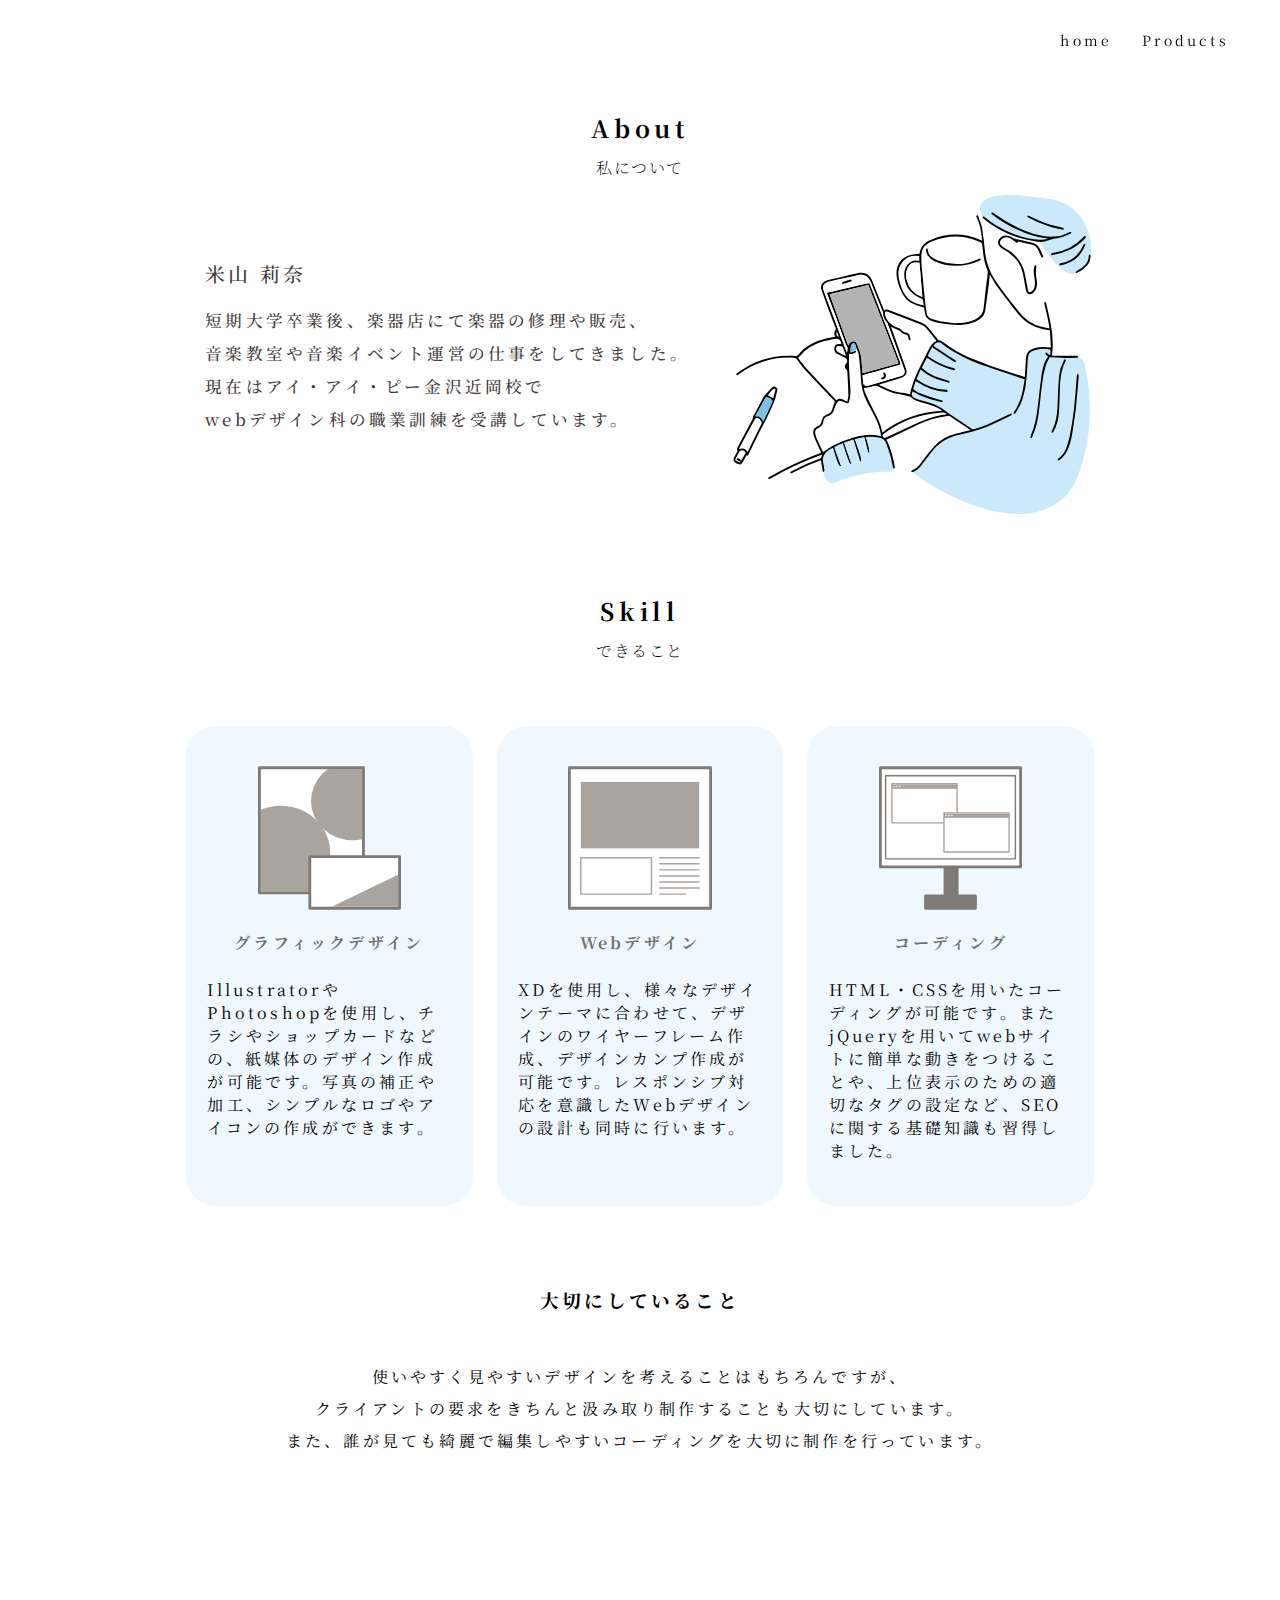
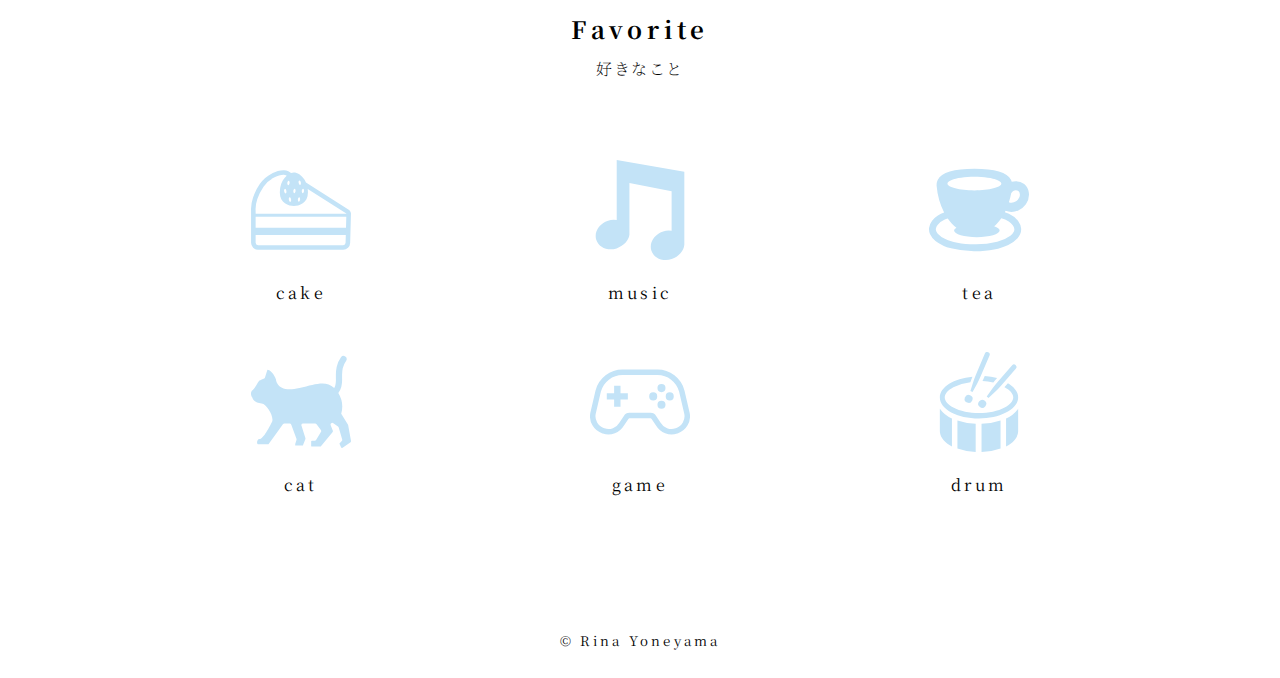
<file: about.html>
<!DOCTYPE html>
<html lang="ja">

<head>
    <meta charset="UTF-8">
    <meta name="viewport" content="width=device-width, initial-scale=1.0">
    <link rel="stylesheet" href="css/about.css">
    <link rel="preconnect" href="https://fonts.gstatic.com" crossorigin>
    <link href="https://fonts.googleapis.com/css2?family=Noto+Serif+JP:wght@200;300;400;500;600&display=swap" rel="stylesheet">
    <title>portfolio</title>
    <script src="https://code.jquery.com/jquery-2.2.4.js" integrity="sha256-iT6Q9iMJYuQiMWNd9lDyBUStIq/8PuOW33aOqmvFpqI=" crossorigin="anonymous"></script>
    <script>
    $(function() {
      const hum = $('#hamburger, .close')
      const nav = $('.sp-nav')
      hum.on('click', function(){
         nav.toggleClass('toggle');
      });
    });
    </script>
</head>

<body>
  <header id="top">

      <nav class="pc-nav">
         <ul>

            <li><a href="index.html">home</a></li>
            <li><a href="products.html">Products</a></li>
         </ul>
      </nav>
      <nav class="sp-nav">
         <ul>
            <li><a href="index.html">home</a></li>
            <li><a href="products.html">Products</a></li>
            <li class="close"><span>閉じる</span></li>
         </ul>
      </nav>
      <div id="hamburger">
         <span></span>
      </div>
   </header>


    <section class="about">
        <div class="box">

            <div class="contents con_1">

                <div class="title">
                    <h1>About</h1>
                    <p>私について</p>
                </div>

                <div class="about_flex">

                    <div class="my_img">
                        <img src="images/about.svg" alt="">
                    </div>

                    <div class="text">
                        <p class="name">米山 莉奈</p>
                        <p class="intro">短期大学卒業後、楽器店にて楽器の修理や販売、
                        <br>音楽教室や音楽イベント運営の仕事をしてきました。
                        <br>現在はアイ・アイ・ピー金沢近岡校で
                        <br>webデザイン科の職業訓練を受講しています。</p>
                    </div>

                </div>
            </div>

            <div class="contents con_2">

                <div class="title">
                    <h1>Skill</h1>
                    <p>できること</p>
                </div>

                <div class="skill_flex">

                    <div class="skill_box">
                        <img src="images/about_graphic.svg" alt="">
                        <h3>グラフィックデザイン</h3>
                        <p>IllustratorやPhotoshopを使用し、チラシやショップカードなどの、紙媒体のデザイン作成が可能です。写真の補正や加工、シンプルなロゴやアイコンの作成ができます。</p>
                    </div>

                    <div class="skill_box">
                        <img src="images/about_web.svg" alt="">
                        <h3>Webデザイン</h3>
                        <p>XDを使用し、様々なデザインテーマに合わせて、デザインのワイヤーフレーム作成、デザインカンプ作成が可能です。レスポンシブ対応を意識したWebデザインの設計も同時に行います。</p>
                    </div>

                    <div class="skill_box">
                        <img src="images/about_coding.svg" alt="">
                        <h3>コーディング</h3>
                        <p>HTML・CSSを用いたコーディングが可能です。またjQueryを用いてwebサイトに簡単な動きをつけることや、上位表示のための適切なタグの設定など、SEOに関する基礎知識も習得しました。</p>
                    </div>

                </div>
            </div>

            <div class="contents con_3">

                <div class="title">
                    <h3>大切にしていること</h3>
                </div>

                <div class="important_text">
                    <p>使いやすく見やすいデザインを考えることはもちろんですが、
                    <br>クライアントの要求をきちんと汲み取り制作することも大切にしています。
                    <br>また、誰が見ても綺麗で編集しやすいコーディングを大切に制作を行っています。</p>
                </div>
            </div>

            <div class="contents con_4">

                <div class="title">
                    <h1>Favorite</h1>
                    <p>好きなこと</p>
                </div>

                <div class="favorite_flex">
                    <div class="favolite_box">
                        <img src="images/favolite_ke-ki.svg" alt="">
                        <p>cake</p>
                    </div>

                    <div class="favolite_box">
                        <img src="images/favolite_onngaku.svg" alt="">
                        <p>music</p>
                    </div>

                    <div class="favolite_box">
                        <img src="images/favolite_koutya.svg" alt="">
                        <p>tea</p>
                    </div>

                    <div class="favolite_box">
                        <img src="images/favolite_neko.svg" alt="">
                        <p>cat</p>
                    </div>

                    <div class="favolite_box">
                        <img src="images/favolite_ge-mu.svg" alt="">
                        <p>game</p>
                    </div>

                    <div class="favolite_box">
                        <img src="images/favolite_doramu.svg" alt="">
                        <p>drum</p>
                    </div>




                </div>
            </div>
        </div>
    </section>

    <footer>
        <small>&copy; Rina Yoneyama</small>
    </footer>


</body>
</file>
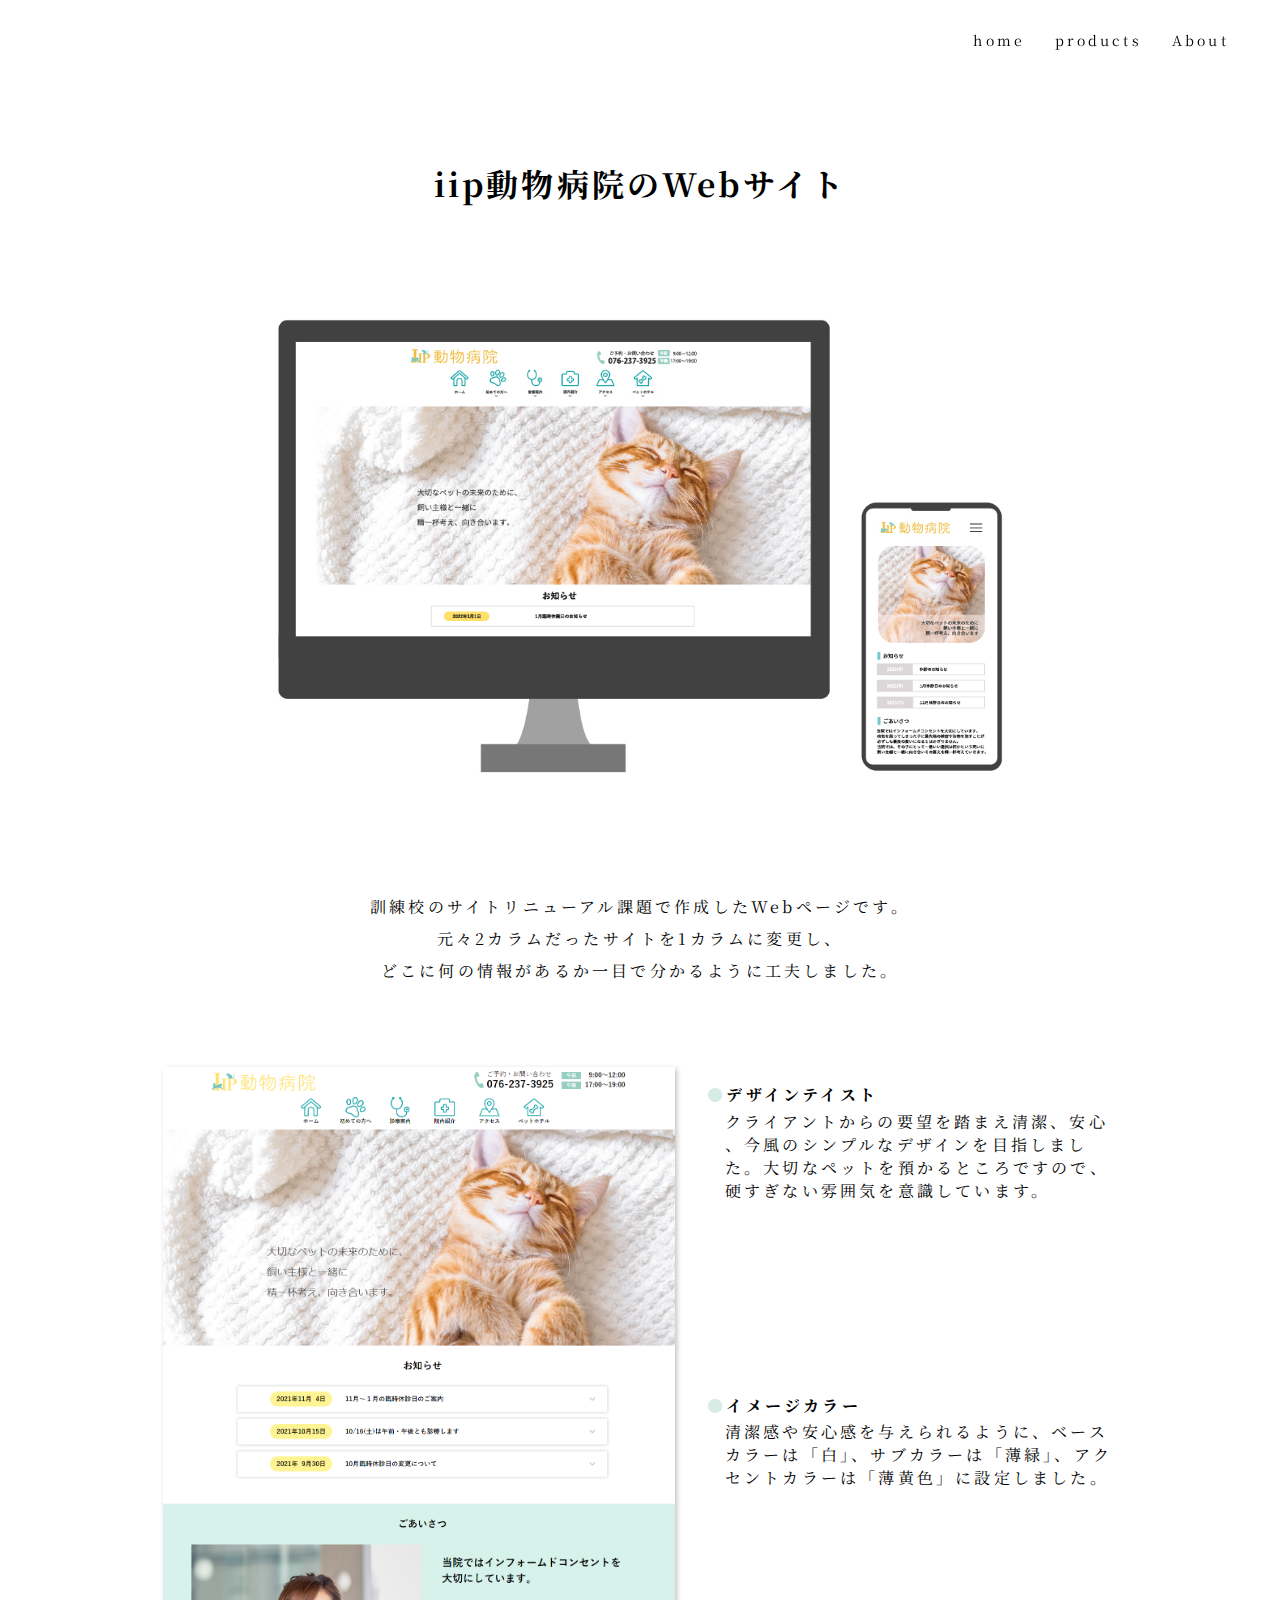
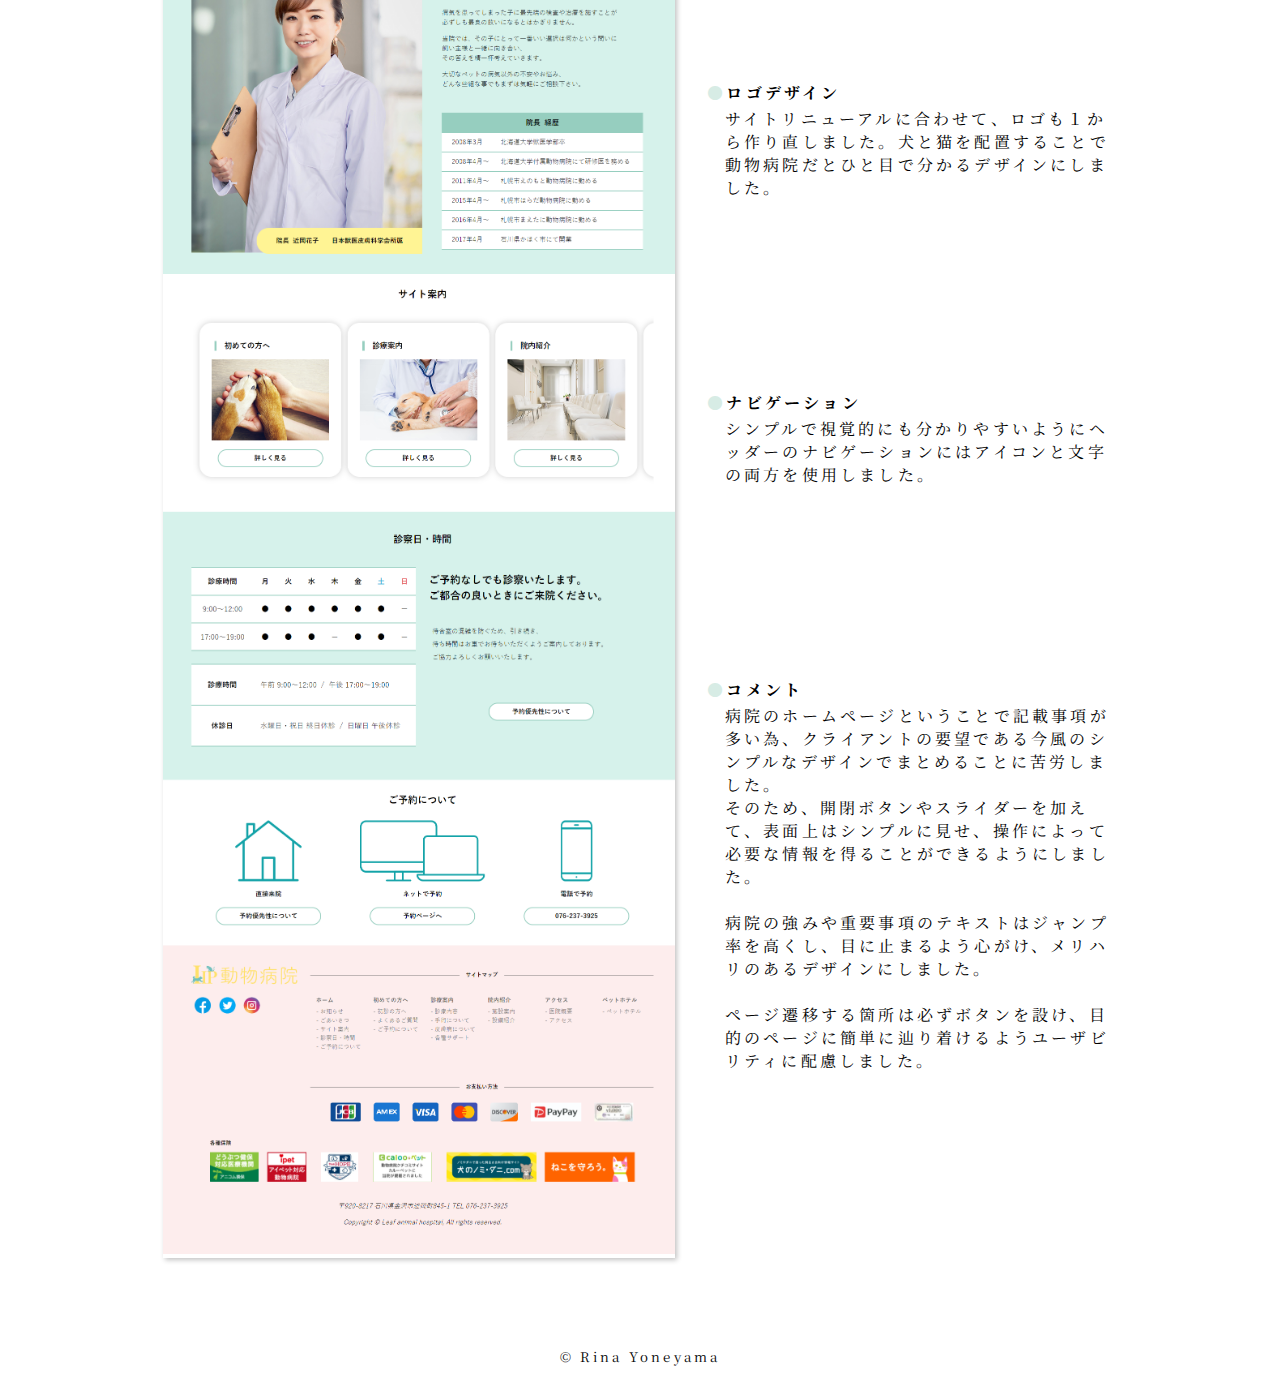
<file: products_animal.html>
<!DOCTYPE html>
<html lang="ja">

<head>
    <meta charset="UTF-8">
    <meta name="viewport" content="width=device-width, initial-scale=1.0">
    <link rel="stylesheet" href="css/products_animal.css">
    <link rel="preconnect" href="https://fonts.gstatic.com" crossorigin>
    <link href="https://fonts.googleapis.com/css2?family=Noto+Serif+JP:wght@200;300;400;500;600&display=swap" rel="stylesheet">
    <title>portfolio</title>
    <script src="https://code.jquery.com/jquery-2.2.4.js" integrity="sha256-iT6Q9iMJYuQiMWNd9lDyBUStIq/8PuOW33aOqmvFpqI=" crossorigin="anonymous"></script>
    <script>
    $(function() {
      const hum = $('#hamburger, .close')
      const nav = $('.sp-nav')
      hum.on('click', function(){
         nav.toggleClass('toggle');
      });
    });
    </script>
</head>

<body>
  <header id="top">

      <nav class="pc-nav">
         <ul>
            <li><a href="index.html">home</a></li>
            <li><a href="products.html">products</a></li>
            <li><a href="about.html">About</a></li>
         </ul>
      </nav>
      <nav class="sp-nav">
         <ul>
            <li><a href="index.html">home</a></li>
            <li><a href="products.html">products</a></li>
            <li><a href="about.html">About</a></li>
            <li class="close"><span>閉じる</span></li>
         </ul>
      </nav>
      <div id="hamburger">
         <span></span>
      </div>
   </header>

   <section class="animal_top">
       <div class="page_title">
           <h1>iip動物病院のWebサイト</h1>
       </div>

        <div class="main_img">
            <img src="images/img_animal.jpg" alt="">
        </div>

        <div class="page_text">
            <p>訓練校のサイトリニューアル課題で作成したWebページです。
            <br>元々2カラムだったサイトを1カラムに変更し、
            <br>どこに何の情報があるか一目で分かるように工夫しました。</p>
        </div>
   </section>


    <section class="view_area">

        <div class="view_flex">

                <div class="long">
                    <img src="images/view_animal.png" alt="">
                </div>


                <div class="long_text">
                    <h3>デザインテイスト</h3>
                    <p>クライアントからの要望を踏まえ清潔、安心 、今風のシンプルなデザインを目指しました。大切なペットを預かるところですので、硬すぎない雰囲気を意識しています。</p>

                    <h3>イメージカラー</h3>
                    <p>清潔感や安心感を与えられるように、ベースカラーは「白」、サブカラーは「薄緑」、アクセントカラーは「薄黄色」に設定しました。</p>

                    <h3>ロゴデザイン</h3>
                    <p>サイトリニューアルに合わせて、ロゴも１から作り直しました。犬と猫を配置することで動物病院だとひと目で分かるデザインにしました。</p>

                    <h3>ナビゲーション</h3>
                    <p>シンプルで視覚的にも分かりやすいようにヘッダーのナビゲーションにはアイコンと文字の両方を使用しました。</p>

                    <h3>コメント</h3>
                    <p>病院のホームページということで記載事項が多い為、クライアントの要望である今風のシンプルなデザインでまとめることに苦労しました。
                    <br>そのため、開閉ボタンやスライダーを加えて、表面上はシンプルに見せ、操作によって必要な情報を得ることができるようにしました。
                    <br>
                    <br>病院の強みや重要事項のテキストはジャンプ率を高くし、目に止まるよう心がけ、メリハリのあるデザインにしました。
                    <br>
                    <br>ページ遷移する箇所は必ずボタンを設け、目的のページに簡単に辿り着けるようユーザビリティに配慮しました。</p>

                </div>

        </div>
    </section>



    <footer>
        <small>&copy; Rina Yoneyama</small>
    </footer>


</body>
</file>
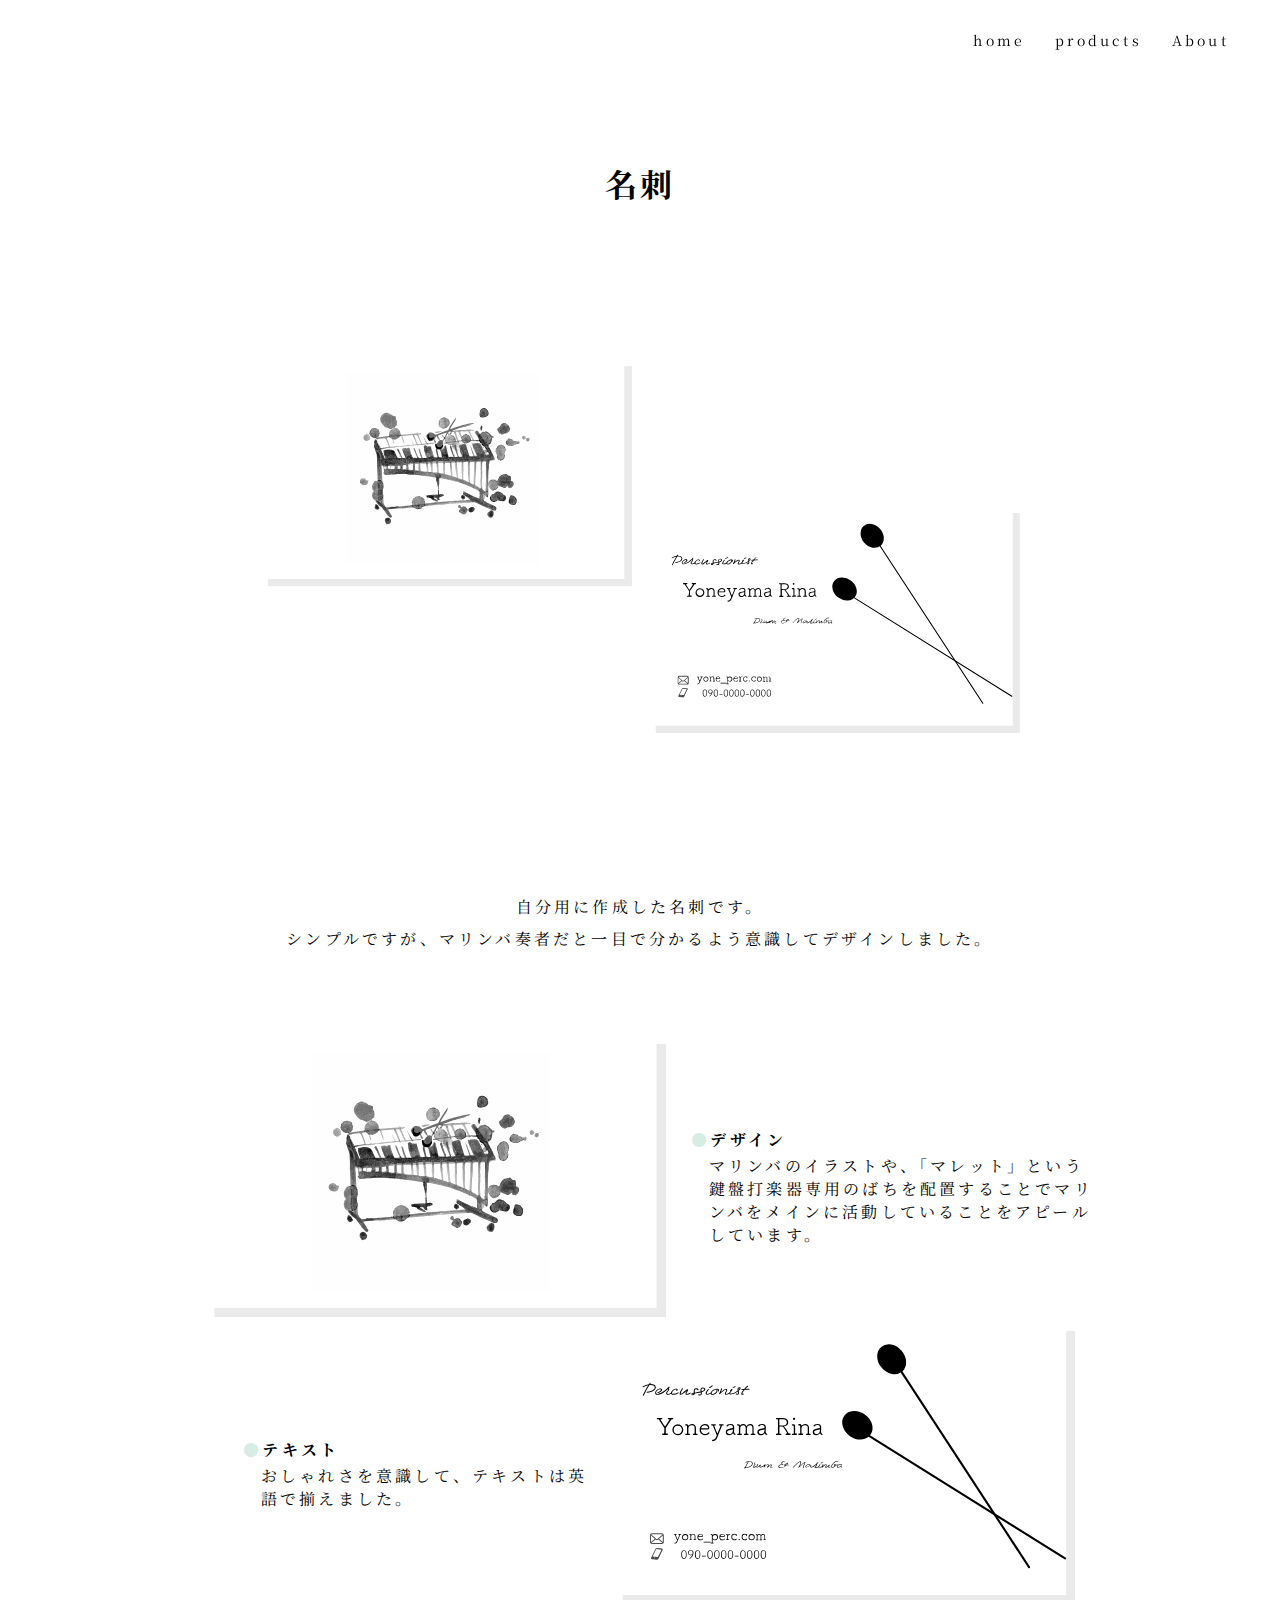
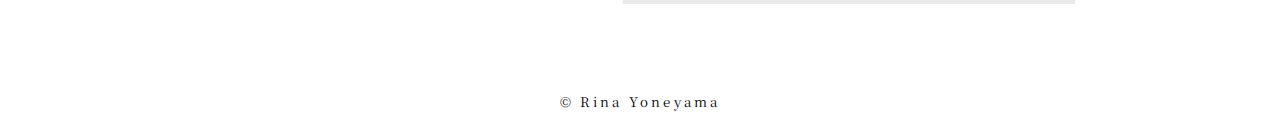
<file: products_meisi.html>
<!DOCTYPE html>
<html lang="ja">

<head>
    <meta charset="UTF-8">
    <meta name="viewport" content="width=device-width, initial-scale=1.0">
    <link rel="stylesheet" href="css/products_meisi.css">
    <link rel="preconnect" href="https://fonts.gstatic.com" crossorigin>
    <link href="https://fonts.googleapis.com/css2?family=Noto+Serif+JP:wght@200;300;400;500;600&display=swap" rel="stylesheet">
    <title>portfolio</title>
    <script src="https://code.jquery.com/jquery-2.2.4.js" integrity="sha256-iT6Q9iMJYuQiMWNd9lDyBUStIq/8PuOW33aOqmvFpqI=" crossorigin="anonymous"></script>
    <script>
    $(function() {
      const hum = $('#hamburger, .close')
      const nav = $('.sp-nav')
      hum.on('click', function(){
         nav.toggleClass('toggle');
      });
    });
    </script>
</head>

<body>
  <header id="top">

      <nav class="pc-nav">
         <ul>
            <li><a href="index.html">home</a></li>
            <li><a href="products.html">products</a></li>
            <li><a href="about.html">About</a></li>
         </ul>
      </nav>
      <nav class="sp-nav">
         <ul>
            <li><a href="index.html">home</a></li>
            <li><a href="products.html">products</a></li>
            <li><a href="about.html">About</a></li>
            <li class="close"><span>閉じる</span></li>
         </ul>
      </nav>
      <div id="hamburger">
         <span></span>
      </div>
   </header>

   <section class="meisi_top">
       <div class="page_title">
           <h1>名刺</h1>
       </div>

        <div class="main_img">
            <img src="images/img_meisi.svg" alt="">
        </div>

        <div class="page_text">
            <p>自分用に作成した名刺です。
            <br>シンプルですが、マリンバ奏者だと一目で分かるよう意識してデザインしました。</p>
        </div>
   </section>


    <section class="view_area">

        <div class="view_flex">

            <div class="short_flex">
                <div class="short_img">
                    <img src="images/view_meisi1.svg" alt="">
                </div>
                <div class="short_text">
                    <h3>デザイン</h3>
                    <p>マリンバのイラストや、「マレット」という鍵盤打楽器専用のばちを配置することでマリンバをメインに活動していることをアピールしています。</p>
                </div>
                
            </div>

            <div class="short_flex reverse">
                <div class="short_img">
                    <img src="images/view_meisi2.svg" alt="">
                </div>

                <div class="short_text">
                    <h3>テキスト</h3>
                    <p>おしゃれさを意識して、テキストは英語で揃えました。</p>
                </div>
            </div>



        </div>
    </section>



    <footer>
        <small>&copy; Rina Yoneyama</small>
    </footer>


</body>
</file>
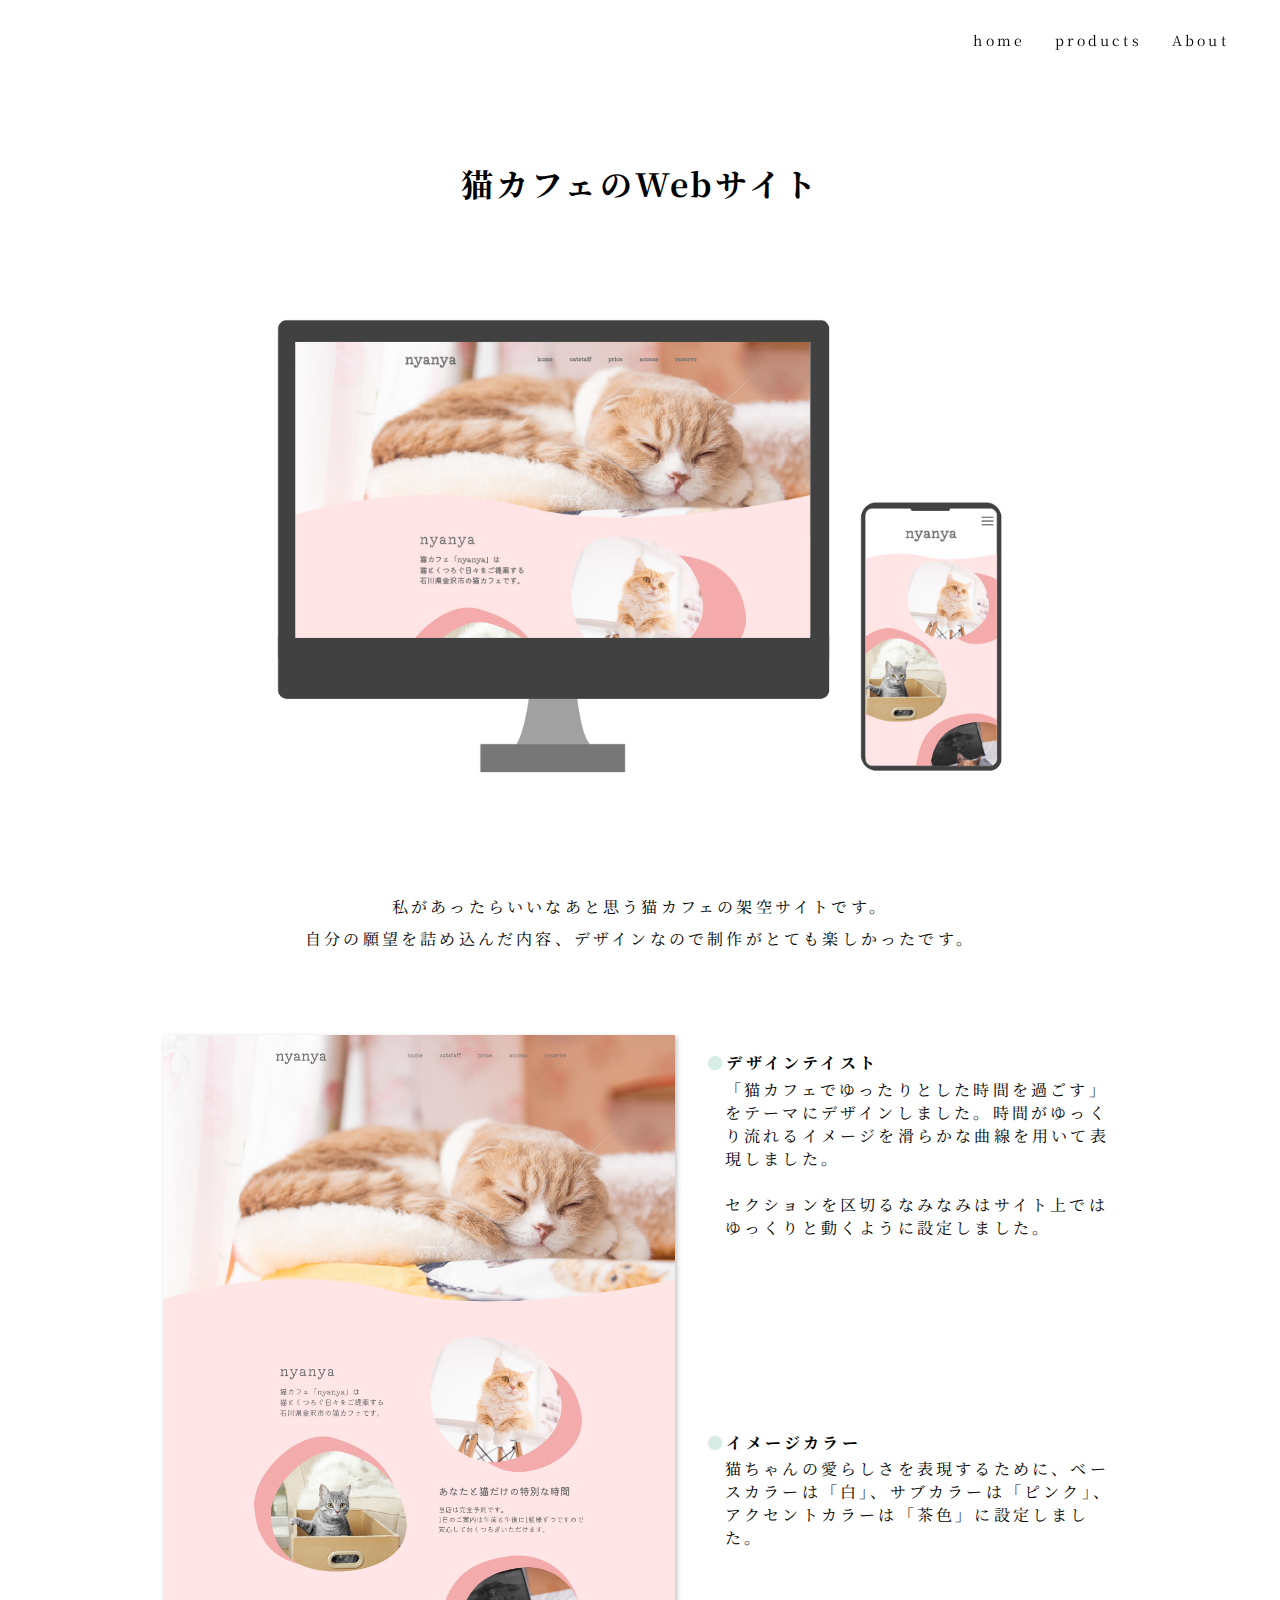
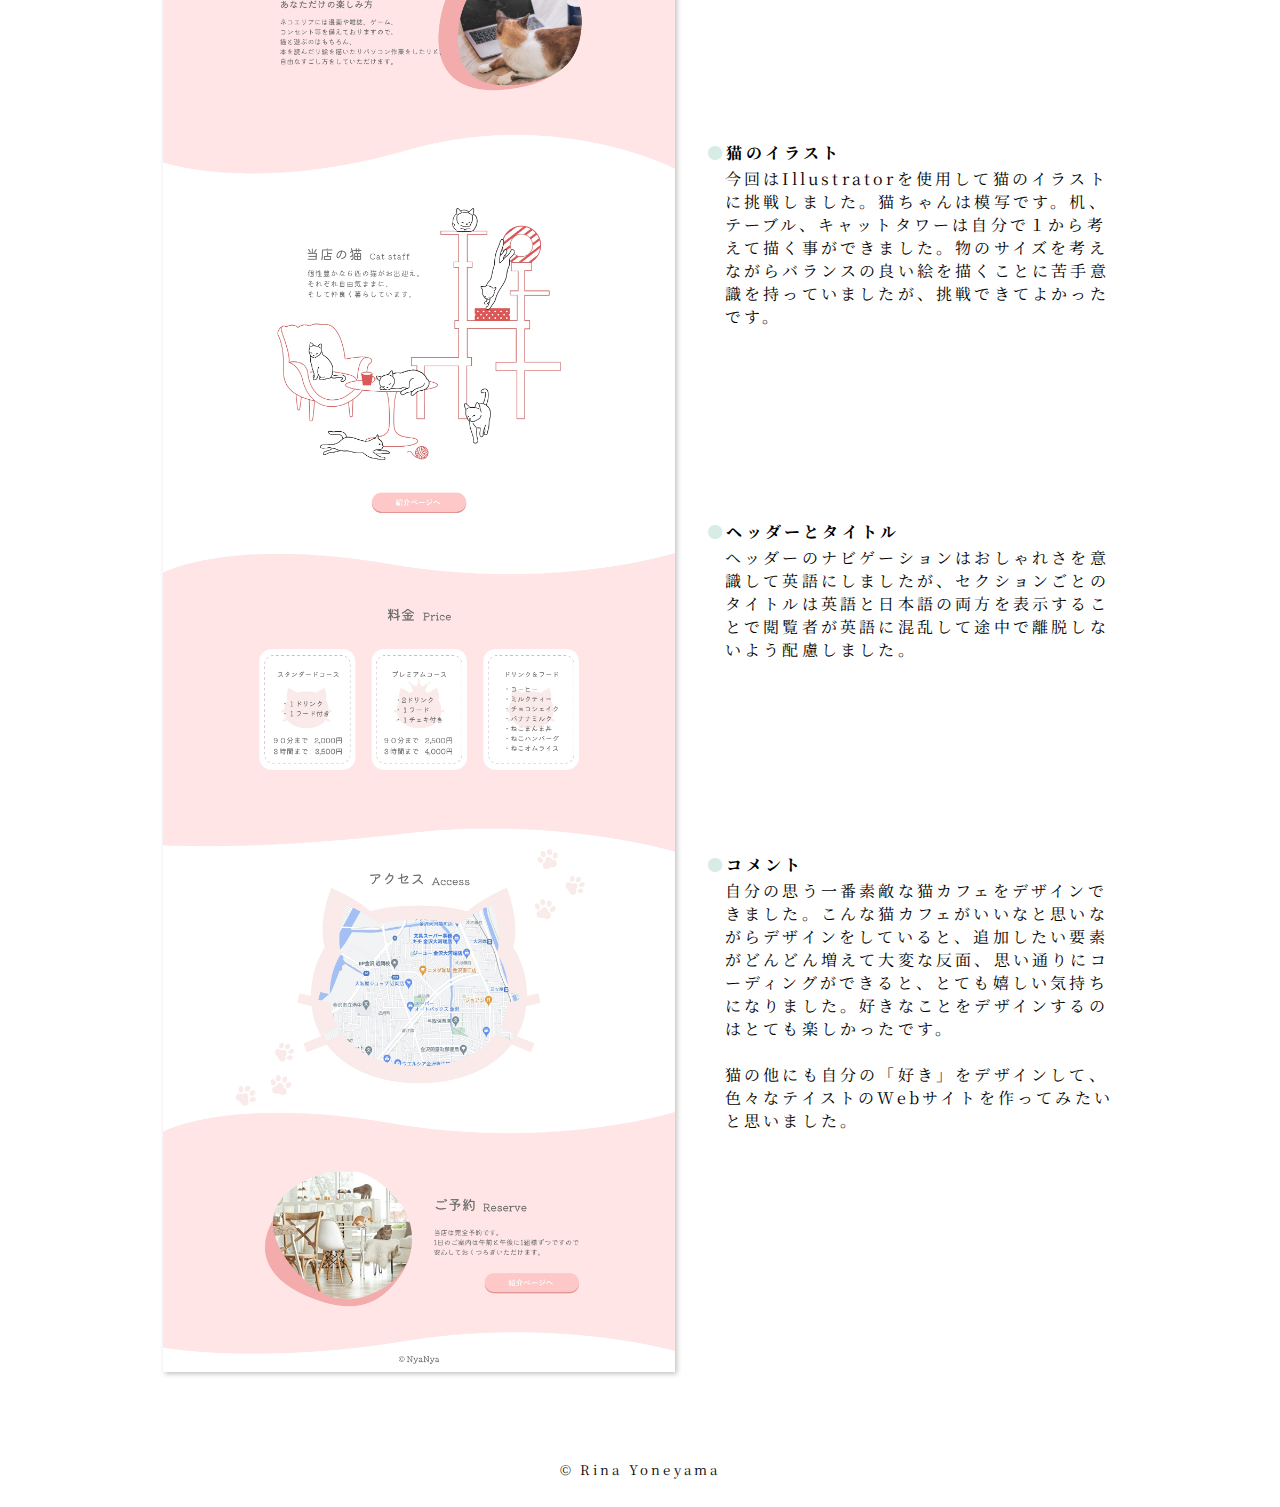
<file: products_nyanya.html>
<!DOCTYPE html>
<html lang="ja">

<head>
    <meta charset="UTF-8">
    <meta name="viewport" content="width=device-width, initial-scale=1.0">
    <link rel="stylesheet" href="css/products_nyanya.css">
    <link rel="preconnect" href="https://fonts.gstatic.com" crossorigin>
    <link href="https://fonts.googleapis.com/css2?family=Noto+Serif+JP:wght@200;300;400;500;600&display=swap" rel="stylesheet">
    <title>portfolio</title>
    <script src="https://code.jquery.com/jquery-2.2.4.js" integrity="sha256-iT6Q9iMJYuQiMWNd9lDyBUStIq/8PuOW33aOqmvFpqI=" crossorigin="anonymous"></script>
    <script>
    $(function() {
      const hum = $('#hamburger, .close')
      const nav = $('.sp-nav')
      hum.on('click', function(){
         nav.toggleClass('toggle');
      });
    });
    </script>
</head>

<body>
  <header id="top">

      <nav class="pc-nav">
         <ul>
            <li><a href="index.html">home</a></li>
            <li><a href="products.html">products</a></li>
            <li><a href="about.html">About</a></li>
         </ul>
      </nav>
      <nav class="sp-nav">
         <ul>
            <li><a href="index.html">home</a></li>
            <li><a href="products.html">products</a></li>
            <li><a href="about.html">About</a></li>
            <li class="close"><span>閉じる</span></li>
         </ul>
      </nav>
      <div id="hamburger">
         <span></span>
      </div>
   </header>

   <section class="nyanya_top">
       <div class="page_title">
           <h1>猫カフェのWebサイト</h1>
       </div>

        <div class="main_img">
            <img src="images/img_nyanya.jpg" alt="">
        </div>

        <div class="page_text">
            <p>私があったらいいなあと思う猫カフェの架空サイトです。
            <br>自分の願望を詰め込んだ内容、デザインなので制作がとても楽しかったです。</p>
        </div>
   </section>


    <section class="view_area">

        <div class="view_flex">

                <div class="long">
                    <img src="images/view_nyanya.jpg" alt="">
                </div>

                <div class="long_text">
                    <h3>デザインテイスト</h3>
                    <p>「猫カフェでゆったりとした時間を過ごす」をテーマにデザインしました。時間がゆっくり流れるイメージを滑らかな曲線を用いて表現しました。
                    <br>
                    <br>セクションを区切るなみなみはサイト上ではゆっくりと動くように設定しました。</p>

                    <h3>イメージカラー</h3>
                    <p>猫ちゃんの愛らしさを表現するために、ベースカラーは「白」、サブカラーは「ピンク」、アクセントカラーは「茶色」に設定しました。</p>

                    <h3>猫のイラスト</h3>
                    <p>今回はIllustratorを使用して猫のイラストに挑戦しました。猫ちゃんは模写です。机、テーブル、キャットタワーは自分で１から考えて描く事ができました。物のサイズを考えながらバランスの良い絵を描くことに苦手意識を持っていましたが、挑戦できてよかったです。</p>

                    <h3>ヘッダーとタイトル</h3>
                    <p>ヘッダーのナビゲーションはおしゃれさを意識して英語にしましたが、セクションごとのタイトルは英語と日本語の両方を表示することで閲覧者が英語に混乱して途中で離脱しないよう配慮しました。</p>

                    <h3>コメント</h3>
                    <p>自分の思う一番素敵な猫カフェをデザインできました。こんな猫カフェがいいなと思いながらデザインをしていると、追加したい要素がどんどん増えて大変な反面、思い通りにコーディングができると、とても嬉しい気持ちになりました。好きなことをデザインするのはとても楽しかったです。
                    <br>
                    <br>猫の他にも自分の「好き」をデザインして、色々なテイストのWebサイトを作ってみたいと思いました。

                </div>

        </div>
    </section>



    <footer>
        <small>&copy; Rina Yoneyama</small>
    </footer>


</body>
</file>
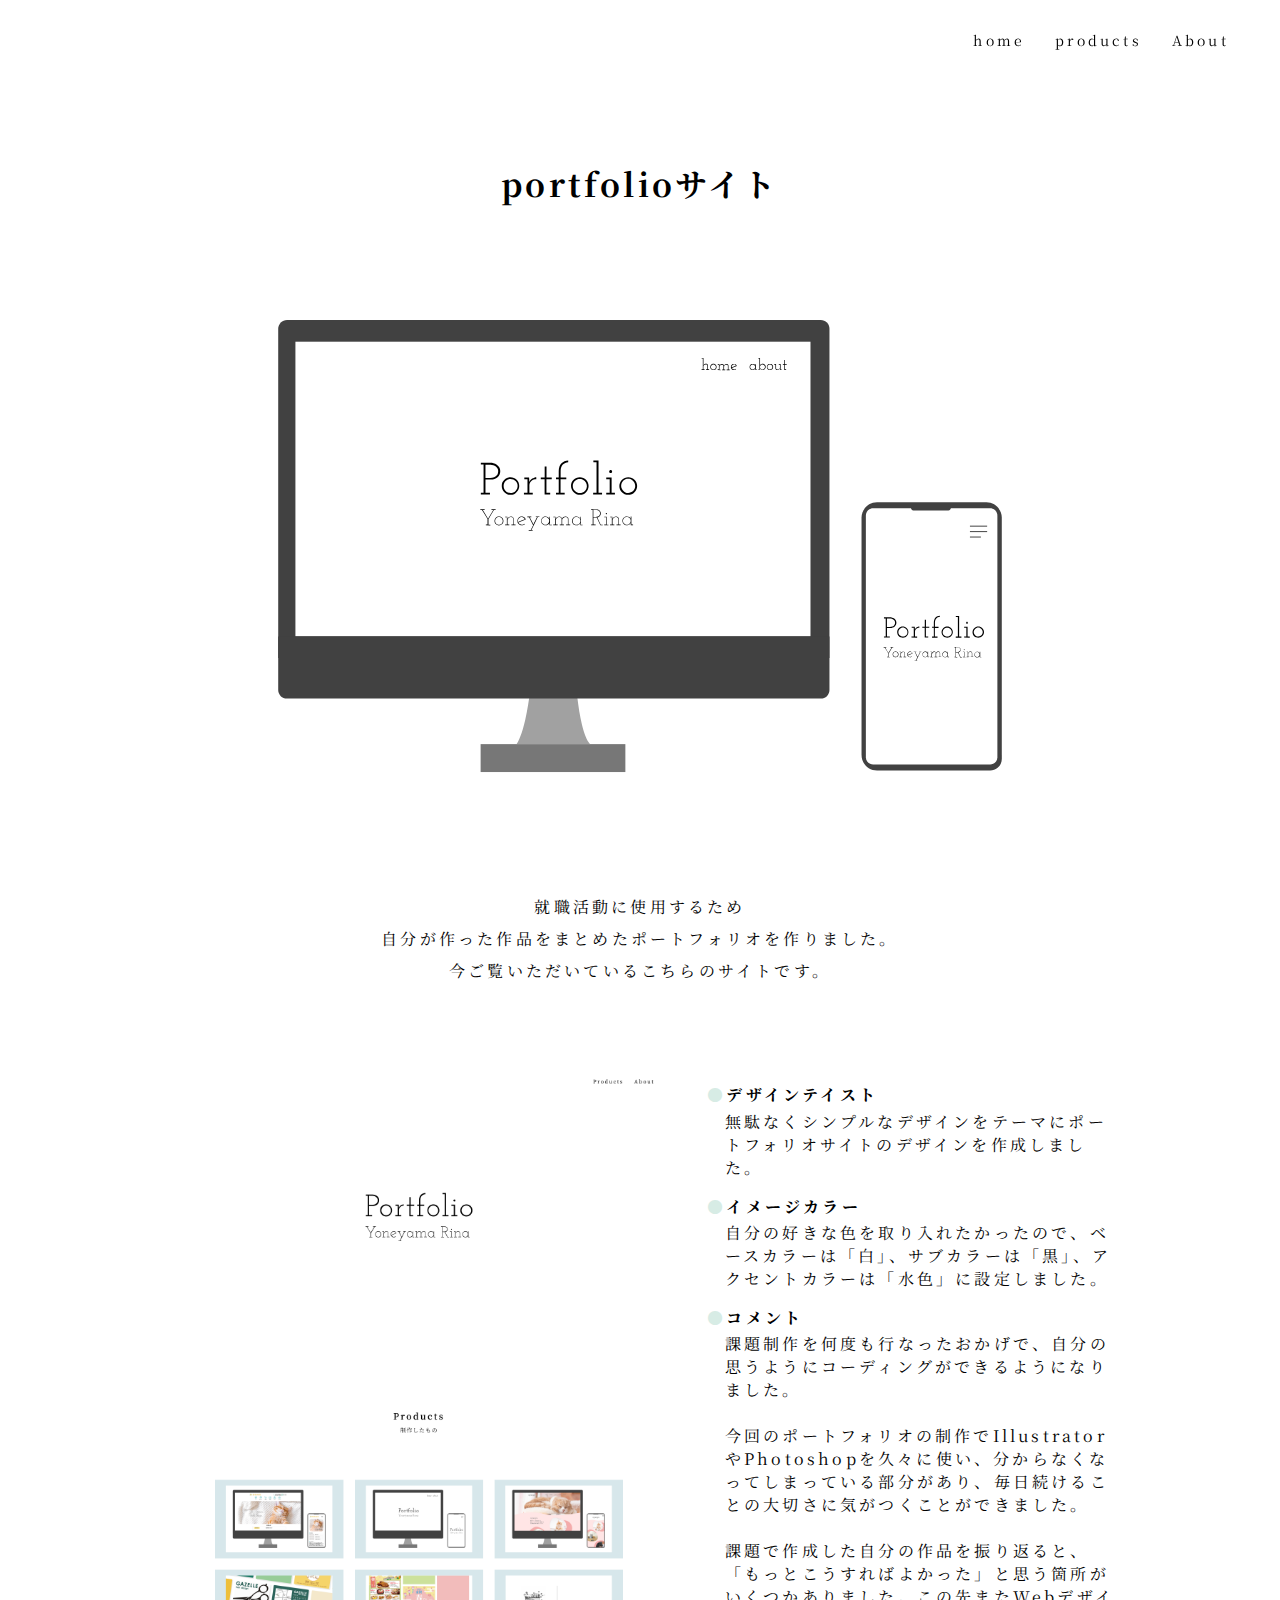
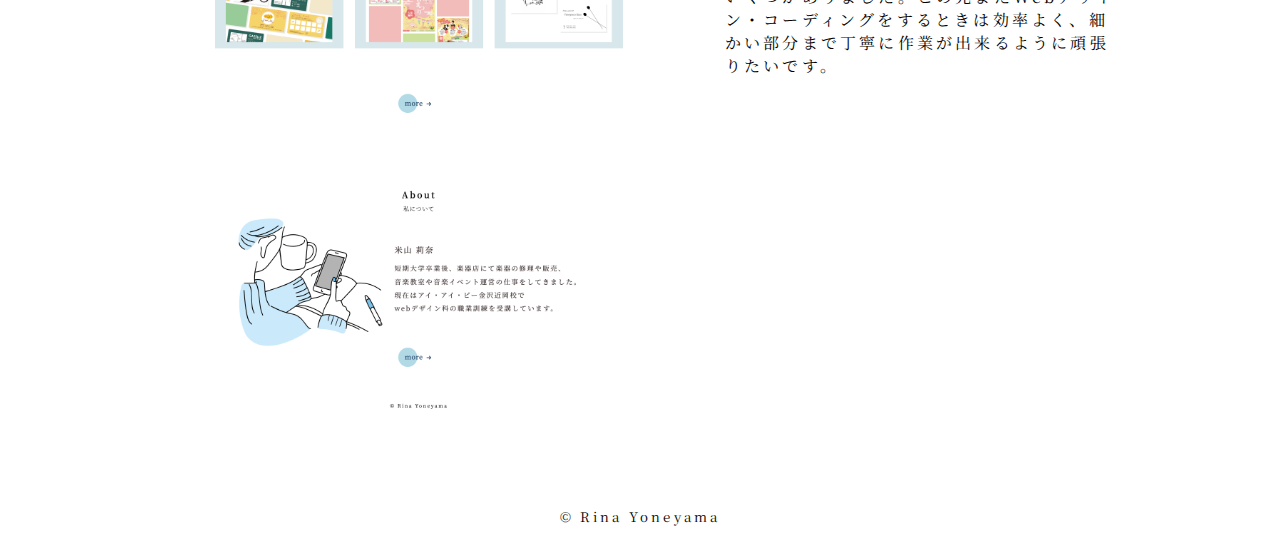
<file: products_portfolio.html>
<!DOCTYPE html>
<html lang="ja">

<head>
    <meta charset="UTF-8">
    <meta name="viewport" content="width=device-width, initial-scale=1.0">
    <link rel="stylesheet" href="css/products_portfolio.css">
    <link rel="preconnect" href="https://fonts.gstatic.com" crossorigin>
    <link href="https://fonts.googleapis.com/css2?family=Noto+Serif+JP:wght@200;300;400;500;600&display=swap" rel="stylesheet">
    <title>portfolio</title>
    <script src="https://code.jquery.com/jquery-2.2.4.js" integrity="sha256-iT6Q9iMJYuQiMWNd9lDyBUStIq/8PuOW33aOqmvFpqI=" crossorigin="anonymous"></script>
    <script>
    $(function() {
      const hum = $('#hamburger, .close')
      const nav = $('.sp-nav')
      hum.on('click', function(){
         nav.toggleClass('toggle');
      });
    });
    </script>
</head>

<body>
  <header id="top">

      <nav class="pc-nav">
         <ul>
            <li><a href="index.html">home</a></li>
            <li><a href="products.html">products</a></li>
            <li><a href="about.html">About</a></li>
         </ul>
      </nav>
      <nav class="sp-nav">
         <ul>
            <li><a href="index.html">home</a></li>
            <li><a href="products.html">products</a></li>
            <li><a href="about.html">About</a></li>
            <li class="close"><span>閉じる</span></li>
         </ul>
      </nav>
      <div id="hamburger">
         <span></span>
      </div>
   </header>

   <section class="portfolio_top">
       <div class="page_title">
           <h1>portfolioサイト</h1>
       </div>

        <div class="main_img">
            <img src="images/img_portfolio.svg" alt="">
        </div>

        <div class="page_text">
            <p>就職活動に使用するため
            <br>自分が作った作品をまとめたポートフォリオを作りました。
            <br>今ご覧いただいているこちらのサイトです。</p>
        </div>
   </section>


    <section class="view_area">

        <div class="view_flex">

                <div class="long">
                    <img src="images/view_portfolio.png" alt="">
                </div>

                <div class="long_text">
                    <h3>デザインテイスト</h3>
                    <p>無駄なくシンプルなデザインをテーマにポートフォリオサイトのデザインを作成しました。</p>

                    <h3>イメージカラー</h3>
                    <p>自分の好きな色を取り入れたかったので、ベースカラーは「白」、サブカラーは「黒」、アクセントカラーは「水色」に設定しました。</p>

                    <h3>コメント</h3>
                    <p>課題制作を何度も行なったおかげで、自分の思うようにコーディングができるようになりました。
                    <br>
                    <br>今回のポートフォリオの制作でIllustratorやPhotoshopを久々に使い、分からなくなってしまっている部分があり、毎日続けることの大切さに気がつくことができました。
                    <br>
                    <br>課題で作成した自分の作品を振り返ると、「もっとこうすればよかった」と思う箇所がいくつかありました。この先またWebデザイン・コーディングをするときは効率よく、細かい部分まで丁寧に作業が出来るように頑張りたいです。</p>

                </div>


        </div>
    </section>



    <footer>
        <small>&copy; Rina Yoneyama</small>
    </footer>


</body>
</file>
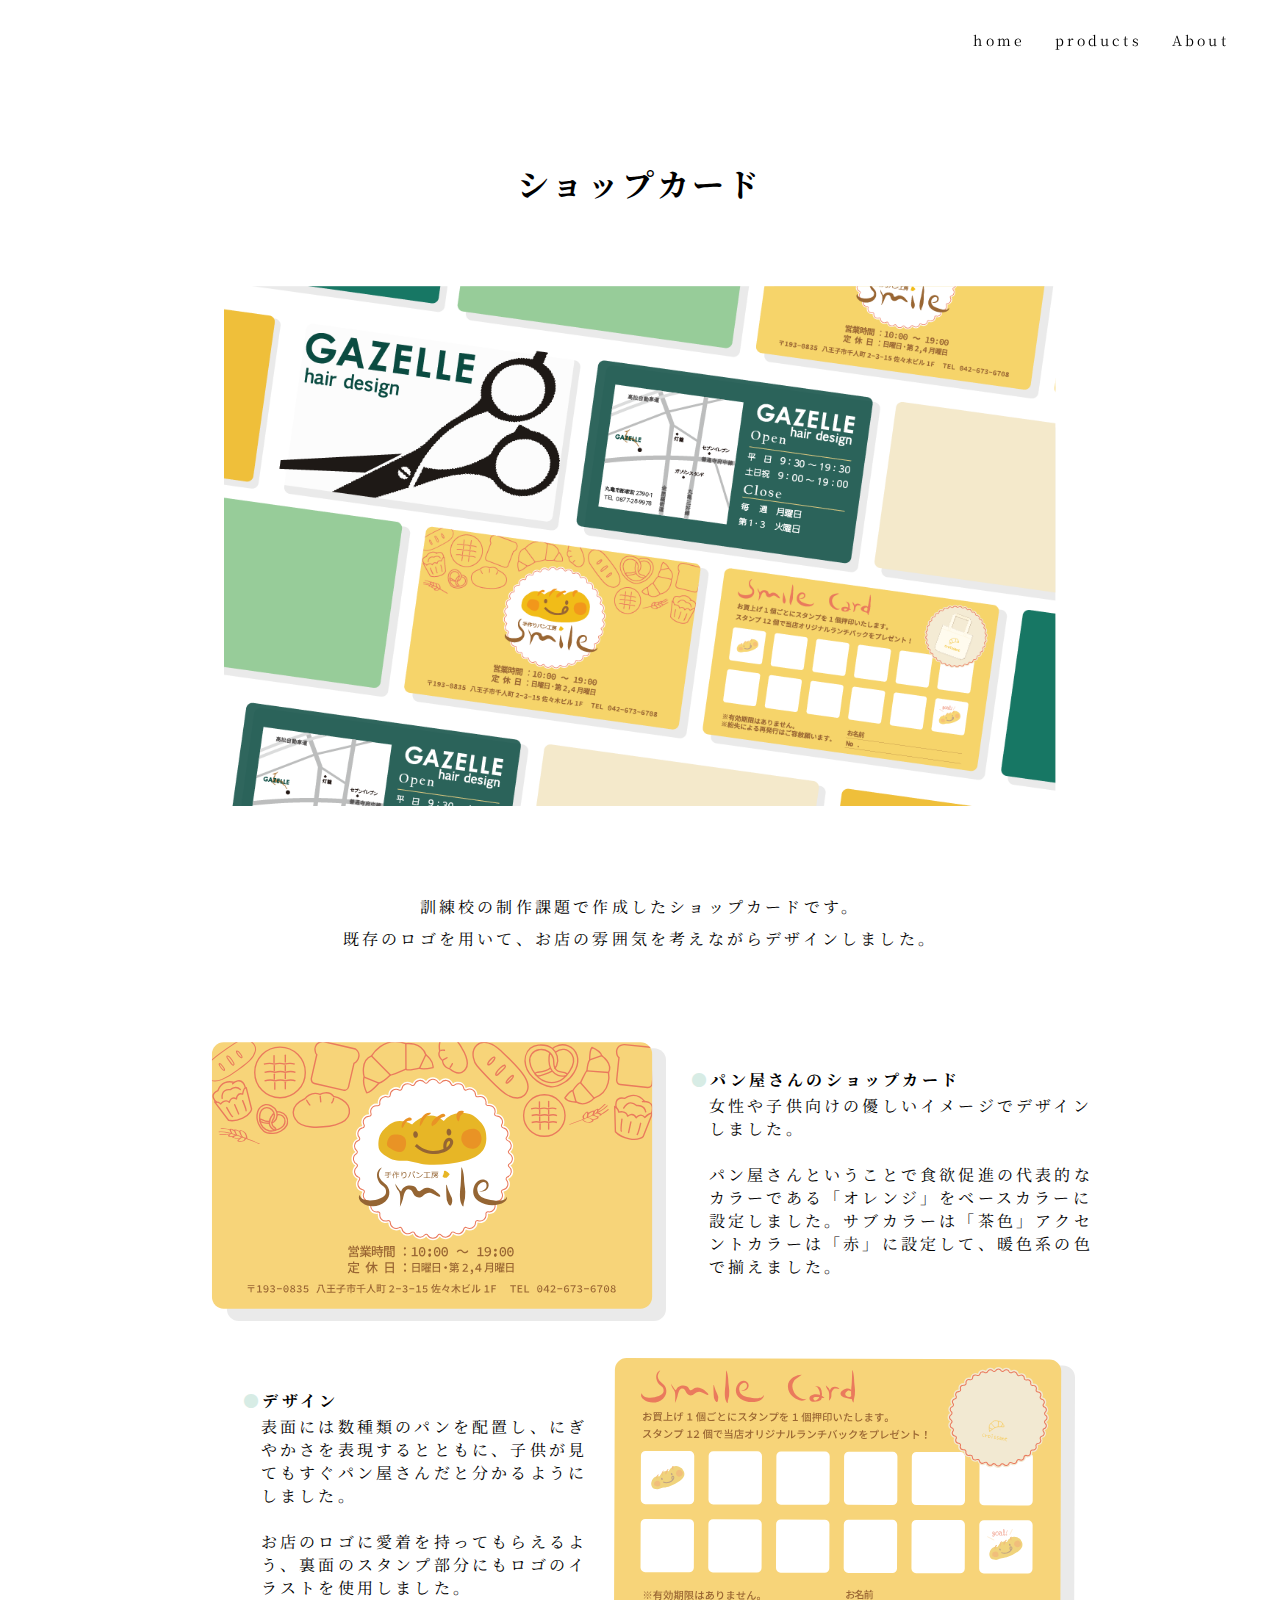
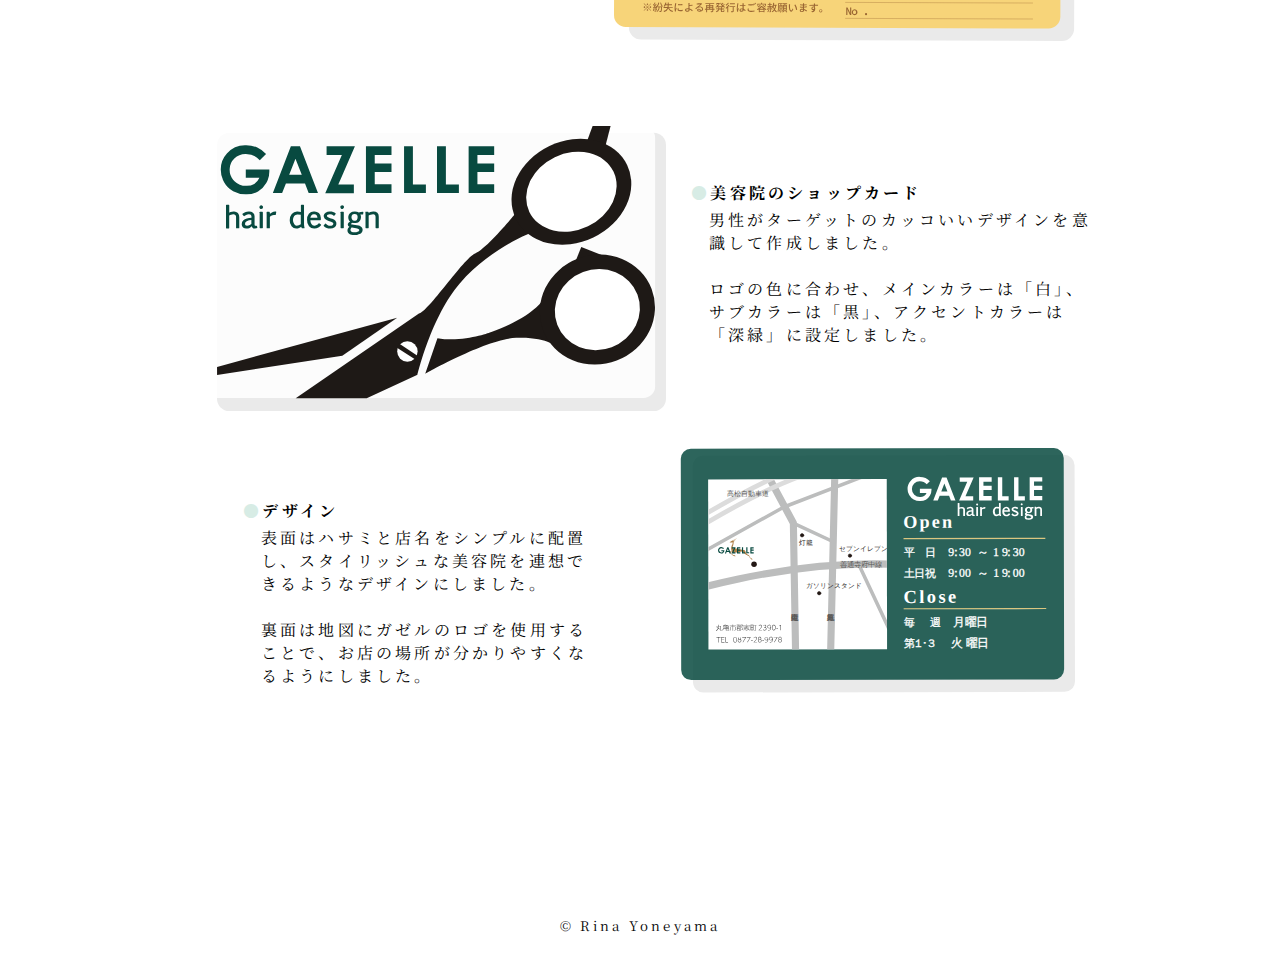
<file: products_shop.html>
<!DOCTYPE html>
<html lang="ja">

<head>
    <meta charset="UTF-8">
    <meta name="viewport" content="width=device-width, initial-scale=1.0">
    <link rel="stylesheet" href="css/products_shop.css">
    <link rel="preconnect" href="https://fonts.gstatic.com" crossorigin>
    <link href="https://fonts.googleapis.com/css2?family=Noto+Serif+JP:wght@200;300;400;500;600&display=swap" rel="stylesheet">
    <title>portfolio</title>
    <script src="https://code.jquery.com/jquery-2.2.4.js" integrity="sha256-iT6Q9iMJYuQiMWNd9lDyBUStIq/8PuOW33aOqmvFpqI=" crossorigin="anonymous"></script>
    <script>
    $(function() {
      const hum = $('#hamburger, .close')
      const nav = $('.sp-nav')
      hum.on('click', function(){
         nav.toggleClass('toggle');
      });
    });
    </script>
</head>

<body>
  <header id="top">

      <nav class="pc-nav">
         <ul>
            <li><a href="index.html">home</a></li>
            <li><a href="products.html">products</a></li>
            <li><a href="about.html">About</a></li>
         </ul>
      </nav>
      <nav class="sp-nav">
         <ul>
            <li><a href="index.html">home</a></li>
            <li><a href="products.html">products</a></li>
            <li><a href="about.html">About</a></li>
            <li class="close"><span>閉じる</span></li>
         </ul>
      </nav>
      <div id="hamburger">
         <span></span>
      </div>
   </header>

   <section class="shop_top">
       <div class="page_title">
           <h1>ショップカード</h1>
       </div>
    
        <div class="main_img">
            <img src="images/img_shop.png" alt="">
        </div>
    
        <div class="page_text">
            <p>訓練校の制作課題で作成したショップカードです。
            <br>既存のロゴを用いて、お店の雰囲気を考えながらデザインしました。</p>
        </div>
   </section>


    <section class="view_area">

        <div class="view_flex">

            <div class="short_flex">
                <div class="short_img">
                    <img src="images/view_shop1.svg" alt="">
                </div>

                <div class="short_text">
                    <h3>パン屋さんのショップカード</h3>
                    <p>女性や子供向けの優しいイメージでデザインしました。
                    <br>
                    <br>パン屋さんということで食欲促進の代表的なカラーである「オレンジ」をベースカラーに設定しました。サブカラーは「茶色」アクセントカラーは「赤」に設定して、暖色系の色で揃えました。</p>
                </div>
            </div>

            <div class="short_flex reverse">
                <div class="short_img">
                    <img src="images/view_shop2.svg" alt="">
                </div>

                <div class="short_text">
                    <h3>デザイン</h3>
                    <p>表面には数種類のパンを配置し、にぎやかさを表現するとともに、子供が見てもすぐパン屋さんだと分かるようにしました。
                    <br>
                    <br>お店のロゴに愛着を持ってもらえるよう、裏面のスタンプ部分にもロゴのイラストを使用しました。</p>
                </div>
            </div>

            <div class="short_flex">
                <div class="short_img">
                    <img src="images/view_shop3.svg" alt="">
                </div>

                <div class="short_text">
                    <h3>美容院のショップカード</h3>
                    <p>男性がターゲットのカッコいいデザインを意識して作成しました。
                    <br>
                    <br>ロゴの色に合わせ、メインカラーは「白」、サブカラーは「黒」、アクセントカラーは「深緑」に設定しました。</p>
                </div>
            </div>

            <div class="short_flex reverse">
                <div class="short_img">
                    <img src="images/view_shop4.svg" alt="">
                </div>

                <div class="short_text">
                    <h3>デザイン</h3>
                    <p>表面はハサミと店名をシンプルに配置し、スタイリッシュな美容院を連想できるようなデザインにしました。
                        <br>
                        <br>裏面は地図にガゼルのロゴを使用することで、お店の場所が分かりやすくなるようにしました。</p>
                </div>
            </div>

                
 
        </div>
    </section>



    <footer>
        <small>&copy; Rina Yoneyama</small>
    </footer>


</body>
</file>
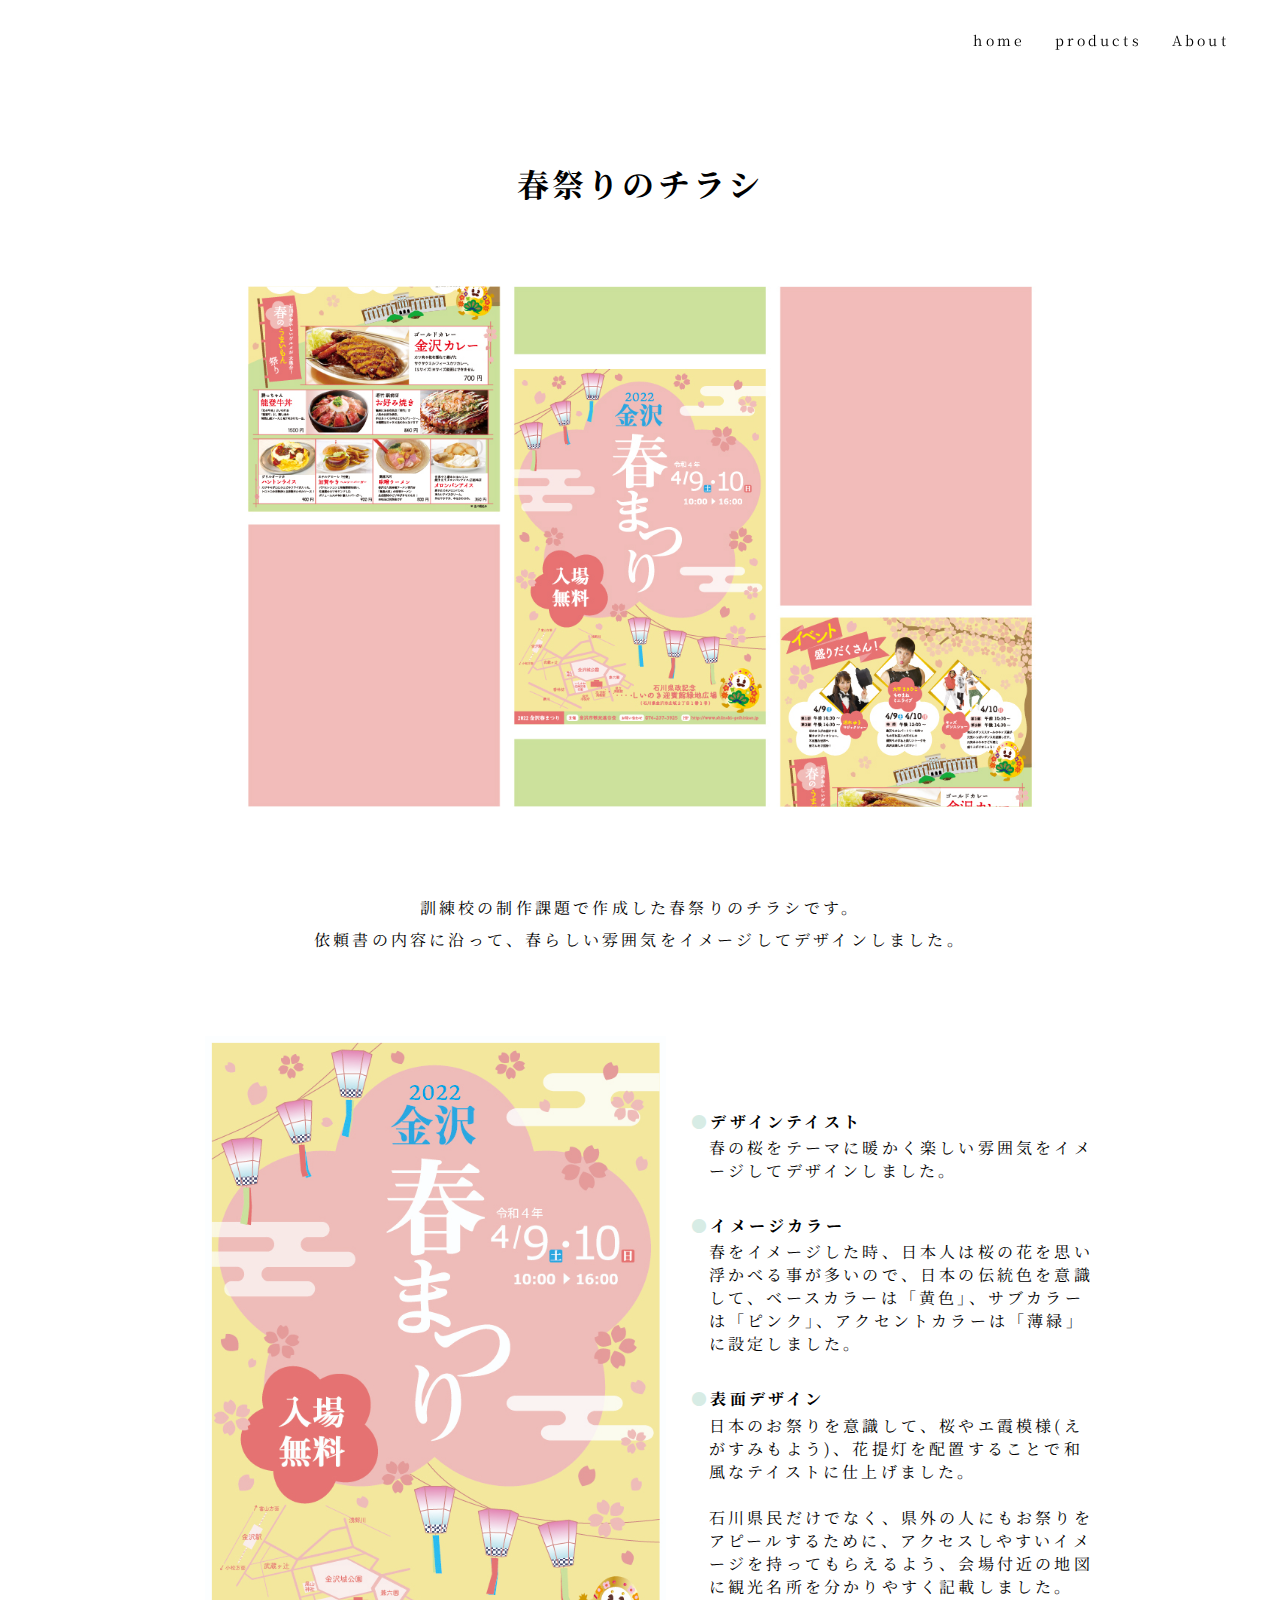
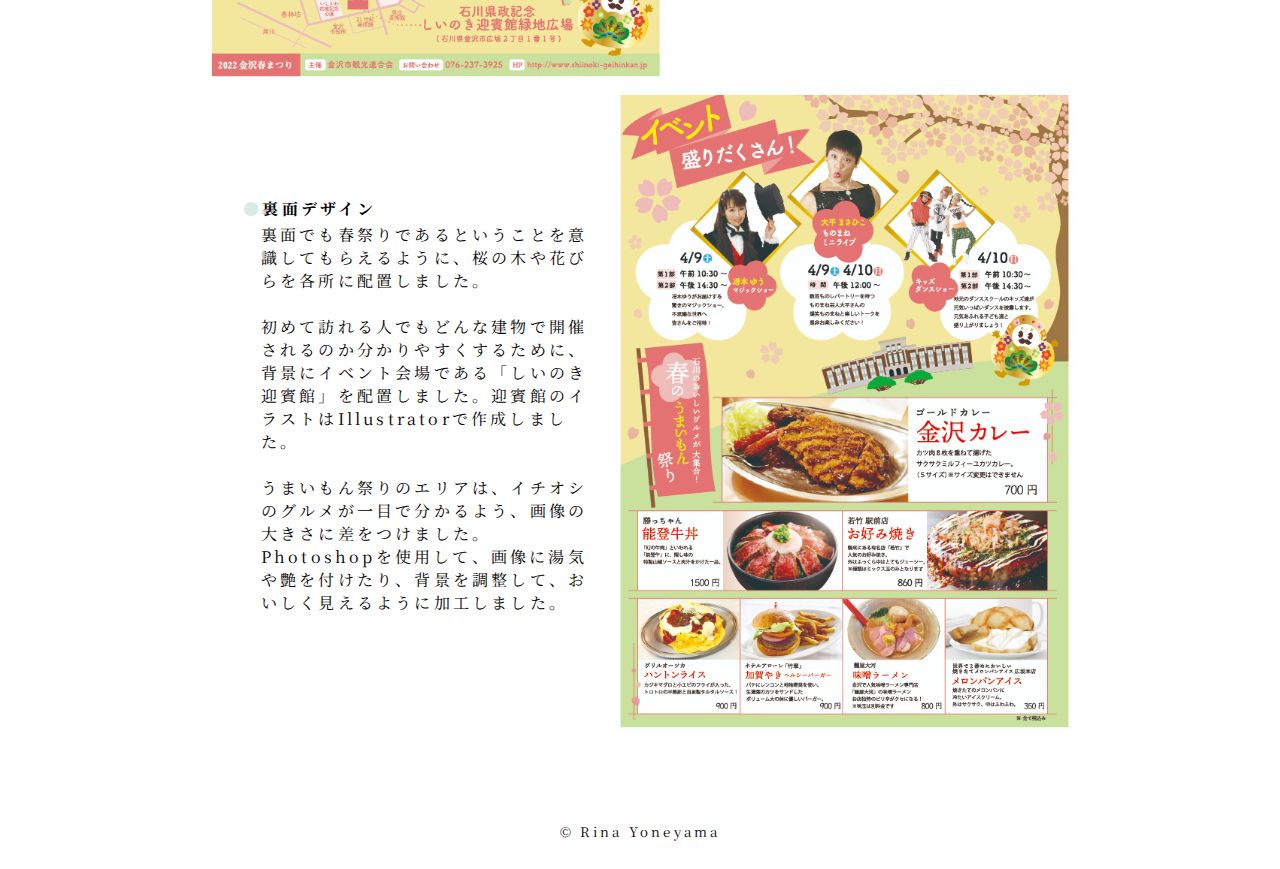
<file: products_tirasi.html>
<!DOCTYPE html>
<html lang="ja">

<head>
    <meta charset="UTF-8">
    <meta name="viewport" content="width=device-width, initial-scale=1.0">
    <link rel="stylesheet" href="css/products_tirasi.css">
    <link rel="preconnect" href="https://fonts.gstatic.com" crossorigin>
    <link href="https://fonts.googleapis.com/css2?family=Noto+Serif+JP:wght@200;300;400;500;600&display=swap" rel="stylesheet">
    <title>portfolio</title>
    <script src="https://code.jquery.com/jquery-2.2.4.js" integrity="sha256-iT6Q9iMJYuQiMWNd9lDyBUStIq/8PuOW33aOqmvFpqI=" crossorigin="anonymous"></script>
    <script>
    $(function() {
      const hum = $('#hamburger, .close')
      const nav = $('.sp-nav')
      hum.on('click', function(){
         nav.toggleClass('toggle');
      });
    });
    </script>
</head>

<body>
  <header id="top">

      <nav class="pc-nav">
         <ul>
            <li><a href="index.html">home</a></li>
            <li><a href="products.html">products</a></li>
            <li><a href="about.html">About</a></li>
         </ul>
      </nav>
      <nav class="sp-nav">
         <ul>
            <li><a href="index.html">home</a></li>
            <li><a href="products.html">products</a></li>
            <li><a href="about.html">About</a></li>
            <li class="close"><span>閉じる</span></li>
         </ul>
      </nav>
      <div id="hamburger">
         <span></span>
      </div>
   </header>

   <section class="tirasi_top">
       <div class="page_title">
           <h1>春祭りのチラシ</h1>
       </div>

        <div class="main_img">
            <img src="images/img_tirasi.jpg" alt="">
        </div>

        <div class="page_text">
            <p>訓練校の制作課題で作成した春祭りのチラシです。
            <br>依頼書の内容に沿って、春らしい雰囲気をイメージしてデザインしました。</p>
        </div>
   </section>


    <section class="view_area">

        <div class="view_flex">

            <div class="short_flex">
                <div class="short_img">
                    <img src="images/view_tirasi1.jpg" alt="">
                </div>

                <div class="short_text">
                    <h3>デザインテイスト</h3>
                    <p>春の桜をテーマに暖かく楽しい雰囲気をイメージしてデザインしました。</p>
                
                    <h3>イメージカラー</h3>
                    <p>春をイメージした時、日本人は桜の花を思い浮かべる事が多いので、日本の伝統色を意識して、ベースカラーは「黄色」、サブカラーは「ピンク」、アクセントカラーは「薄緑」に設定しました。</p>
                
                    <h3>表面デザイン</h3>
                    <p>日本のお祭りを意識して、桜やエ霞模様(えがすみもよう)、花提灯を配置することで和風なテイストに仕上げました。
                    <br>
                    <br>石川県民だけでなく、県外の人にもお祭りをアピールするために、アクセスしやすいイメージを持ってもらえるよう、会場付近の地図に観光名所を分かりやすく記載しました。</p>
                </div>
            </div>

            <div class="short_flex reverse">
                <div class="short_img">
                    <img src="images/view_tirasi2.jpg" alt="">
                </div>

                <div class="short_text">
                    <h3>裏面デザイン</h3>
                    <p>裏面でも春祭りであるということを意識してもらえるように、桜の木や花びらを各所に配置しました。
                    <br>
                    <br>初めて訪れる人でもどんな建物で開催されるのか分かりやすくするために、背景にイベント会場である「しいのき迎賓館」を配置しました。迎賓館のイラストはIllustratorで作成しました。
                    <br>
                    <br>うまいもん祭りのエリアは、イチオシのグルメが一目で分かるよう、画像の大きさに差をつけました。Photoshopを使用して、画像に湯気や艶を付けたり、背景を調整して、おいしく見えるように加工しました。</p>
                </div>
            </div>

        </div>
    </section>



    <footer>
        <small>&copy; Rina Yoneyama</small>
    </footer>


</body>
</file>
<file: css/about.css>
@charset "utf-8";
* {
   box-sizing: border-box;
}

body {
   text-align: center;
   font-family: 'Noto Serif JP', serif;
   margin: 0;
   padding: 0;
   letter-spacing : 0.2em;
}

/* Topここから */
header {
   padding: 30px 4% 10px;
   position: fixed;
   top: 0;
   width: 100%;
   background-color: transparent;
   display: flex;
   align-items: center;
   z-index: 999;
}
a {
   text-decoration: none;
   color: #000;
}
nav {
   margin: 0 0 0 auto;
}
ul {
   list-style: none;
   margin: 0;
   display: flex;
}
li {
   margin: 0 0 0 30px;
   font-size: 14px;
}
li:hover {
   opacity: 0.2;
}
.sp-nav {
   display: none;
}

@media screen and (max-width: 640px) {
   .pc-nav {
      display: none;
      z-index: 1;
   }
   .sp-nav {
      z-index: 100;
      position: fixed;
      top: 0;
      left: 0;
      width: 100%;
      height: 100vh;
      display: block;
      width: 100%;
      background: rgba(0, 0, 0, .8);
      opacity: 0;
      transform: translateY(-100%);
      transition: all .2s ease-in-out;
   }
   #hamburger {
      position: relative;
      display: block;
      width: 30px;
      height: 25px;
      margin: 0 0 0 auto;
   }
   #hamburger span {
      position: absolute;
      top: 50%;
      left: 0;
      display: block;
      width: 100%;
      height: 2px;
      background-color: #000;
      transform: translateY(-50%);
   }
   #hamburger::before {
      content: '';
      display: block;
      position: absolute;
      top: 0;
      left: 0;
      width: 100%;
      height: 2px;
      background-color: #000;
   }
   #hamburger::after {
      content: '';
      display: block;
      position: absolute;
      bottom: 0;
      left: 0;
      width: 70%;
      height: 2px;
      background-color: #000;
   }
   /*スマホメニュー*/
   .sp-nav ul {
      padding: 0;
      display: flex;
      flex-direction: column;
      justify-content: center;
      align-items: center;
      height: 100%;
      z-index: 200;
   }

   .sp-nav li {
      margin: 0;
      padding: 0;
   }
   .sp-nav li a {
      color: #fff;
   }
   .sp-nav li span {
      cursor: pointer;
      font-size: 15px;
      color: #fff;
   }
   .sp-nav li a, .sp-nav li span {
      display: block;
      padding: 20px 0;
   }
   /*-閉じるアイコンー*/
   .sp-nav .close {
      position: relative;
      padding-left: 20px;
   }
   .sp-nav .close::before {
      content: '';
      position: absolute;
      top: 50%;
      left: 0;
      display: block;
      width: 16px;
      height: 1px;
      background: #fff;
      transform: rotate( 45deg );
   }
   .sp-nav .close::after {
      content: '';
      position: absolute;
      top: 50%;
      left: 0;
      display: block;
      width: 16px;
      height: 1px;
      background: #fff;
      transform: rotate( -45deg );
   }
   .toggle {
      transform: translateY( 0 );
      opacity: 1;
   }
   .main-visual {
      padding: 0 4%;
   }
}
/* Topここまで */




/* section共通部分 */
.box {
   margin: 0 auto;
   padding: 100px 0;
}
.title h1 {
   font-size: 1.5em;
   line-height: 1;
   letter-spacing: 0.2em;
   margin-bottom: 0.5em;
}
.title p {
   font-size: 1em;
   font-weight: 200;
   letter-spacing: 0.1em;
}
.contents {
   width: 80%;
   margin: 0 auto;
   position: relative;
}
/* section共通部分ここまで */


/* con_1ここから */
.about_flex {
   display: flex;
   justify-content: center;
   flex-direction: row-reverse;
   gap: 1em;
   flex-wrap: wrap;
   align-items: center;
   margin-bottom: 5em;
}
.my_img {
   width: 35%;
}
.my_img img{
   width: 100%;
   transform: scale(-1, 1);
}
.text {
   width: 50%;
   text-align: left;
   overflow-wrap: break-word;
   margin: 0 0 0 1em;
   font-size: 1.3vw;
}
.text p {
   font-weight: 500;
   line-height: 2;
   color: #453939;
   margin-top: 0.5em;
}
.name {
   font-size: 1.2em;
   margin-bottom: 0.5em;
}
.intro {
   margin-bottom: 2em;
}
/* con_1スマホ */
@media (max-width: 768px) {
   .about_flex {
      flex-flow: column;
      justify-content: center;
      align-items: center;
   }
   .my_img {
      width: 90%;
   }
   .my_img img{
      width: 100%;
   }
   .text {
      font-size: 3vw;
      width: 85%;
      text-align: center;
      text-align: left;
      margin-left: 0;
   }
   .name {
      text-align: center;
      margin: 1em auto;
   }
   .intro br{
      display: none;
      line-break:strict;
      word-wrap: normal;
   }
}
/* con_1ここまで */

/* con_2ここから */
.skill_flex {
   display: flex;
   justify-content: center;
   gap: 1.5em;
   flex-wrap: wrap;
   align-items: center;
   margin-bottom: 5em;
   padding-top: 3em;
}
.skill_box {
   width: 28%;
   background-color: aliceblue;
   border-radius: 30px;
   height: 480px;
}
.skill_box img {
   width: 50%;
   margin: 2.5em auto 1em auto;
   height: 30%;
}
.skill_box h3 {
   margin-top: 0;
   color: #707070;
   font-size: 1em;
   margin-bottom: 1.5em;
}
.skill_box p {
   width: 85%;
   margin: 1em auto;
   text-align: left;
   line-break:normal;
   word-wrap: normal;
}
@media (max-width: 950px) {
   .skill_flex {
      flex-flow: column;
      justify-content: center;
      align-items: center;
      gap: 2em;
   }
   .skill_box {
      width: 85%;
      padding: 1em;
   }
}
/* con_2ここまで */


/* con_3ここまから */
.con_3 {
   margin-top: 5em;
   text-align: center;
}
.important_text {
   margin: 0 auto;
}
.important_text p {
   margin: 3em 0;
   line-height: 2;
}
@media (max-width: 768px) {
   .important_text p {
      text-align: left;
   }
   .important_text br{
      display: none;
      line-break:strict;
      word-wrap: normal;
   }
}
/* con_3ここまで */


/* con_4ここまから */
.con_4 {
   margin-top: 10em;
}
.favorite_flex {
   margin-top: 4em;
   display: flex;
   justify-content: center;
   align-items: center;
   flex-wrap: wrap;
}
.favolite_box {
   width: 30%;
   margin: 1em;
}
.favolite_box img {
   width: 100px;
   height: 100px;
}
/* con_4ここまで */



/* footerここから */
footer {
   height: 50px;
   text-align: center;
}
/* footerここまで */
</file>
<file: css/products_animal.css>
@charset "utf-8";
* {
   box-sizing: border-box;
}

body {
   text-align: center;
   font-family: 'Noto Serif JP', serif;
   margin: 0;
   padding: 0;
   letter-spacing : 0.2em;
}

/* Topここから */
header {
   padding: 30px 4% 10px;
   position: fixed;
   top: 0;
   width: 100%;
   background-color: transparent;
   display: flex;
   align-items: center;
   z-index: 999;
}
a {
   text-decoration: none;
   color: #000;
}
nav {
   margin: 0 0 0 auto;
}
ul {
   list-style: none;
   margin: 0;
   display: flex;
}
li {
   margin: 0 0 0 30px;
   font-size: 14px;
}
li:hover {
   opacity: 0.2;
}
.sp-nav {
   display: none;
}

@media screen and (max-width: 640px) {
   .pc-nav {
      display: none;
      z-index: 1;
   }
   .sp-nav {
      z-index: 100;
      position: fixed;
      top: 0;
      left: 0;
      width: 100%;
      height: 100vh;
      display: block;
      width: 100%;
      background: rgba(0, 0, 0, .8);
      opacity: 0;
      transform: translateY(-100%);
      transition: all .2s ease-in-out;
   }
   #hamburger {
      position: relative;
      display: block;
      width: 30px;
      height: 25px;
      margin: 0 0 0 auto;
   }
   #hamburger span {
      position: absolute;
      top: 50%;
      left: 0;
      display: block;
      width: 100%;
      height: 2px;
      background-color: #000;
      transform: translateY(-50%);
   }
   #hamburger::before {
      content: '';
      display: block;
      position: absolute;
      top: 0;
      left: 0;
      width: 100%;
      height: 2px;
      background-color: #000;
   }
   #hamburger::after {
      content: '';
      display: block;
      position: absolute;
      bottom: 0;
      left: 0;
      width: 70%;
      height: 2px;
      background-color: #000;
   }
   /*スマホメニュー*/
   .sp-nav ul {
      padding: 0;
      display: flex;
      flex-direction: column;
      justify-content: center;
      align-items: center;
      height: 100%;
      z-index: 200;
   }

   .sp-nav li {
      margin: 0;
      padding: 0;
   }
   .sp-nav li a {
      color: #fff;
   }
   .sp-nav li span {
      cursor: pointer;
      font-size: 15px;
      color: #fff;
   }
   .sp-nav li a, .sp-nav li span {
      display: block;
      padding: 20px 0;
   }
   /*-閉じるアイコンー*/
   .sp-nav .close {
      position: relative;
      padding-left: 20px;
   }
   .sp-nav .close::before {
      content: '';
      position: absolute;
      top: 50%;
      left: 0;
      display: block;
      width: 16px;
      height: 1px;
      background: #fff;
      transform: rotate( 45deg );
   }
   .sp-nav .close::after {
      content: '';
      position: absolute;
      top: 50%;
      left: 0;
      display: block;
      width: 16px;
      height: 1px;
      background: #fff;
      transform: rotate( -45deg );
   }
   .toggle {
      transform: translateY( 0 );
      opacity: 1;
   }

}
/* Topここまで */



/* animal_top */
.page_title {
   margin: 10em 0 0 0;
}
.main_img {
   width: 65%;
   margin: 5em auto;
}
.main_img img {
   width: 100%;
}
.page_text {
   line-height: 2;
   width: 80%;
   margin: 2em auto;
}
@media (max-width: 768px) {
   .page_text {
      text-align: left;
   }
   .page_text br {
      display: none;
   }
}
/* animal_top */



/* view_area */
.view_area {
   width: 100%;
   text-align: center;
}
.view_flex {
   display: flex;
   flex-wrap: wrap;
   gap: 2em;
   margin: 5em auto;
   justify-content: center;
   width: 80%;
}
.long {
   width: 50%;
}
.long img {
   width: 100%;
   box-shadow:2px 2px 5px #c2c2c2;
}
.long_text {
   width: 40%;
   text-align: left;
}
.long_text h3 {
   margin-bottom: 0;
   font-size: 1em;
}
.long_text h3::before {
   content: "●";
   color: #D7ECE5;
}
.long_text p {
   margin-top: 0.2em;
   margin-bottom: 12em;
   font-size: 1em;
   padding-left: 1.1em;
}
@media (max-width: 768px) {
   .view_flex {
      flex-flow: column;
      justify-content: center;
      align-items: center;
      gap: 2em;
   }
   .long {
      width: 100%;
   }
   .long img {
      width: 100%;
   }
   .long_text {
      width: 100%;
      text-align: left;
   }
   .long_text p {
      margin-bottom: 2em;
   }
}
/* view_area */




/* footerここから */
footer {
   height: 50px;
   text-align: center;
}
/* footerここまで */
</file>
<file: css/products_meisi.css>
@charset "utf-8";
* {
   box-sizing: border-box;
}

body {
   text-align: center;
   font-family: 'Noto Serif JP', serif;
   margin: 0;
   padding: 0;
   letter-spacing : 0.2em;
}

/* Topここから */
header {
   padding: 30px 4% 10px;
   position: fixed;
   top: 0;
   width: 100%;
   background-color: transparent;
   display: flex;
   align-items: center;
   z-index: 999;
}
a {
   text-decoration: none;
   color: #000;
}
nav {
   margin: 0 0 0 auto;
}
ul {
   list-style: none;
   margin: 0;
   display: flex;
}
li {
   margin: 0 0 0 30px;
   font-size: 14px;
}
li:hover {
   opacity: 0.2;
}
.sp-nav {
   display: none;
}

@media screen and (max-width: 640px) {
   .pc-nav {
      display: none;
      z-index: 1;
   }
   .sp-nav {
      z-index: 100;
      position: fixed;
      top: 0;
      left: 0;
      width: 100%;
      height: 100vh;
      display: block;
      width: 100%;
      background: rgba(0, 0, 0, .8);
      opacity: 0;
      transform: translateY(-100%);
      transition: all .2s ease-in-out;
   }
   #hamburger {
      position: relative;
      display: block;
      width: 30px;
      height: 25px;
      margin: 0 0 0 auto;
   }
   #hamburger span {
      position: absolute;
      top: 50%;
      left: 0;
      display: block;
      width: 100%;
      height: 2px;
      background-color: #000;
      transform: translateY(-50%);
   }
   #hamburger::before {
      content: '';
      display: block;
      position: absolute;
      top: 0;
      left: 0;
      width: 100%;
      height: 2px;
      background-color: #000;
   }
   #hamburger::after {
      content: '';
      display: block;
      position: absolute;
      bottom: 0;
      left: 0;
      width: 70%;
      height: 2px;
      background-color: #000;
   }
   /*スマホメニュー*/
   .sp-nav ul {
      padding: 0;
      display: flex;
      flex-direction: column;
      justify-content: center;
      align-items: center;
      height: 100%;
      z-index: 200;
   }

   .sp-nav li {
      margin: 0;
      padding: 0;
   }
   .sp-nav li a {
      color: #fff;
   }
   .sp-nav li span {
      cursor: pointer;
      font-size: 15px;
      color: #fff;
   }
   .sp-nav li a, .sp-nav li span {
      display: block;
      padding: 20px 0;
   }
   /*-閉じるアイコンー*/
   .sp-nav .close {
      position: relative;
      padding-left: 20px;
   }
   .sp-nav .close::before {
      content: '';
      position: absolute;
      top: 50%;
      left: 0;
      display: block;
      width: 16px;
      height: 1px;
      background: #fff;
      transform: rotate( 45deg );
   }
   .sp-nav .close::after {
      content: '';
      position: absolute;
      top: 50%;
      left: 0;
      display: block;
      width: 16px;
      height: 1px;
      background: #fff;
      transform: rotate( -45deg );
   }
   .toggle {
      transform: translateY( 0 );
      opacity: 1;
   }

}
/* Topここまで */



/* meisi_top */
.page_title {
   margin: 10em 0 0 0;
}
.main_img {
   width: 65%;
   margin: 5em auto;
}
.main_img img {
   width: 100%;
}
.page_text {
   line-height: 2;
   width: 80%;
   margin: 2em auto;
}
@media (max-width: 768px) {
   .main_img {
      width: 80%;
   }
   .page_text {
      text-align: left;
   }
   .page_text br {
      display: none;
   }
}
/* meisi_top */



/* view_area */
.view_area {
   width: 100%;
   text-align: center;
}
.view_flex {
   display: flex;
   flex-wrap: wrap;
   flex-flow: column;
   margin: 5em auto;
   justify-content: center;
   width: 80%;
}
.short_flex {
   display: flex;
   align-items: center;
   justify-content: center;
}
.reverse {
   flex-flow: row-reverse;
}
.short_img {
   width: 50%;
}
.short_img img {
   width: 90%;
}

.short_text {
   width: 40%;
   text-align: left;
}
.reverse .short_text {
   padding-left: 4em;
}
.short_text h3 {
   margin-bottom: 0;
   font-size: 1em;
}
.short_text h3::before {
   content: "●";
   color: #D7ECE5;
}
.short_text p {
   margin-top: 0.2em;
   margin-bottom: 0;
   font-size: 1em;
   padding-left: 1.1em;
}
@media (max-width: 768px) {
   .short_flex {
      display: flex;
      flex-flow: column;
      align-items: center;
      justify-content: center;
   }
   .short_img {
      width: 100%;
   }
   .short_img img {
      width: 100%;
   }
   .short_text {
      width: 80%;
      text-align: left;
      margin-bottom: 4em;
   }
   .reverse .short_text {
      padding-left: 0;
   }
}
/* view_area */




/* footerここから */
footer {
   height: 50px;
   text-align: center;
}
/* footerここまで */
</file>
<file: css/products_nyanya.css>
@charset "utf-8";
* {
   box-sizing: border-box;
}

body {
   text-align: center;
   font-family: 'Noto Serif JP', serif;
   margin: 0;
   padding: 0;
   letter-spacing : 0.2em;
}

/* Topここから */
header {
   padding: 30px 4% 10px;
   position: fixed;
   top: 0;
   width: 100%;
   background-color: transparent;
   display: flex;
   align-items: center;
   z-index: 999;
}
a {
   text-decoration: none;
   color: #000;
}
nav {
   margin: 0 0 0 auto;
}
ul {
   list-style: none;
   margin: 0;
   display: flex;
}
li {
   margin: 0 0 0 30px;
   font-size: 14px;
}
li:hover {
   opacity: 0.2;
}
.sp-nav {
   display: none;
}

@media screen and (max-width: 640px) {
   .pc-nav {
      display: none;
      z-index: 1;
   }
   .sp-nav {
      z-index: 100;
      position: fixed;
      top: 0;
      left: 0;
      width: 100%;
      height: 100vh;
      display: block;
      width: 100%;
      background: rgba(0, 0, 0, .8);
      opacity: 0;
      transform: translateY(-100%);
      transition: all .2s ease-in-out;
   }
   #hamburger {
      position: relative;
      display: block;
      width: 30px;
      height: 25px;
      margin: 0 0 0 auto;
   }
   #hamburger span {
      position: absolute;
      top: 50%;
      left: 0;
      display: block;
      width: 100%;
      height: 2px;
      background-color: #000;
      transform: translateY(-50%);
   }
   #hamburger::before {
      content: '';
      display: block;
      position: absolute;
      top: 0;
      left: 0;
      width: 100%;
      height: 2px;
      background-color: #000;
   }
   #hamburger::after {
      content: '';
      display: block;
      position: absolute;
      bottom: 0;
      left: 0;
      width: 70%;
      height: 2px;
      background-color: #000;
   }
   /*スマホメニュー*/
   .sp-nav ul {
      padding: 0;
      display: flex;
      flex-direction: column;
      justify-content: center;
      align-items: center;
      height: 100%;
      z-index: 200;
   }

   .sp-nav li {
      margin: 0;
      padding: 0;
   }
   .sp-nav li a {
      color: #fff;
   }
   .sp-nav li span {
      cursor: pointer;
      font-size: 15px;
      color: #fff;
   }
   .sp-nav li a, .sp-nav li span {
      display: block;
      padding: 20px 0;
   }
   /*-閉じるアイコンー*/
   .sp-nav .close {
      position: relative;
      padding-left: 20px;
   }
   .sp-nav .close::before {
      content: '';
      position: absolute;
      top: 50%;
      left: 0;
      display: block;
      width: 16px;
      height: 1px;
      background: #fff;
      transform: rotate( 45deg );
   }
   .sp-nav .close::after {
      content: '';
      position: absolute;
      top: 50%;
      left: 0;
      display: block;
      width: 16px;
      height: 1px;
      background: #fff;
      transform: rotate( -45deg );
   }
   .toggle {
      transform: translateY( 0 );
      opacity: 1;
   }

}
/* Topここまで */



/* nyanya_top */
.page_title {
   margin: 10em 0 0 0;
}
.main_img {
   width: 65%;
   margin: 5em auto;
}
.main_img img {
   width: 100%;
}
.page_text {
   line-height: 2;
   width: 80%;
   margin: 2em auto;
}
@media (max-width: 768px) {
   .page_text {
      text-align: left;
   }
   .page_text br {
      display: none;
   }
}
/* nyanya_top */



/* view_area */
.view_area {
   width: 100%;
   text-align: center;
}
.view_flex {
   display: flex;
   flex-wrap: wrap;
   gap: 2em;
   margin: 5em auto;
   justify-content: center;
   width: 80%;
}
.long {
   width: 50%;
}
.long img {
   width: 100%;
   box-shadow:2px 2px 5px #c2c2c2;
}
.long_text {
   width: 40%;
   text-align: left;
}
.long_text h3 {
   margin-bottom: 0;
   font-size: 1em;
}
.long_text h3::before {
   content: "●";
   color: #D7ECE5;
}
.long_text p {
   margin-top: 0.2em;
   margin-bottom: 12em;
   font-size: 1em;
   padding-left: 1.1em;
}
@media (max-width: 768px) {
   .view_flex {
      flex-flow: column;
      justify-content: center;
      align-items: center;
      gap: 2em;
   }
   .long {
      width: 100%;
   }
   .long img {
      width: 100%;
   }
   .long_text {
      width: 100%;
      text-align: left;
   }
   .long_text p {
      margin-bottom: 2em;
   }
}
/* view_area */




/* footerここから */
footer {
   height: 50px;
   text-align: center;
}
/* footerここまで */
</file>
<file: css/products_portfolio.css>
@charset "utf-8";
* {
   box-sizing: border-box;
}

body {
   text-align: center;
   font-family: 'Noto Serif JP', serif;
   margin: 0;
   padding: 0;
   letter-spacing : 0.2em;
}

/* Topここから */
header {
   padding: 30px 4% 10px;
   position: fixed;
   top: 0;
   width: 100%;
   background-color: transparent;
   display: flex;
   align-items: center;
   z-index: 999;
}
a {
   text-decoration: none;
   color: #000;
}
nav {
   margin: 0 0 0 auto;
}
ul {
   list-style: none;
   margin: 0;
   display: flex;
}
li {
   margin: 0 0 0 30px;
   font-size: 14px;
}
li:hover {
   opacity: 0.2;
}
.sp-nav {
   display: none;
}

@media screen and (max-width: 640px) {
   .pc-nav {
      display: none;
      z-index: 1;
   }
   .sp-nav {
      z-index: 100;
      position: fixed;
      top: 0;
      left: 0;
      width: 100%;
      height: 100vh;
      display: block;
      width: 100%;
      background: rgba(0, 0, 0, .8);
      opacity: 0;
      transform: translateY(-100%);
      transition: all .2s ease-in-out;
   }
   #hamburger {
      position: relative;
      display: block;
      width: 30px;
      height: 25px;
      margin: 0 0 0 auto;
   }
   #hamburger span {
      position: absolute;
      top: 50%;
      left: 0;
      display: block;
      width: 100%;
      height: 2px;
      background-color: #000;
      transform: translateY(-50%);
   }
   #hamburger::before {
      content: '';
      display: block;
      position: absolute;
      top: 0;
      left: 0;
      width: 100%;
      height: 2px;
      background-color: #000;
   }
   #hamburger::after {
      content: '';
      display: block;
      position: absolute;
      bottom: 0;
      left: 0;
      width: 70%;
      height: 2px;
      background-color: #000;
   }
   /*スマホメニュー*/
   .sp-nav ul {
      padding: 0;
      display: flex;
      flex-direction: column;
      justify-content: center;
      align-items: center;
      height: 100%;
      z-index: 200;
   }

   .sp-nav li {
      margin: 0;
      padding: 0;
   }
   .sp-nav li a {
      color: #fff;
   }
   .sp-nav li span {
      cursor: pointer;
      font-size: 15px;
      color: #fff;
   }
   .sp-nav li a, .sp-nav li span {
      display: block;
      padding: 20px 0;
   }
   /*-閉じるアイコンー*/
   .sp-nav .close {
      position: relative;
      padding-left: 20px;
   }
   .sp-nav .close::before {
      content: '';
      position: absolute;
      top: 50%;
      left: 0;
      display: block;
      width: 16px;
      height: 1px;
      background: #fff;
      transform: rotate( 45deg );
   }
   .sp-nav .close::after {
      content: '';
      position: absolute;
      top: 50%;
      left: 0;
      display: block;
      width: 16px;
      height: 1px;
      background: #fff;
      transform: rotate( -45deg );
   }
   .toggle {
      transform: translateY( 0 );
      opacity: 1;
   }

}
/* Topここまで */



/* portfolio_top */
.page_title {
   margin: 10em 0 0 0;
}
.main_img {
   width: 65%;
   margin: 5em auto;
}
.main_img img {
   width: 100%;
}
.page_text {
   line-height: 2;
   width: 80%;
   margin: 2em auto;
}
@media (max-width: 768px) {
   .page_text {
      text-align: left;
   }
   .page_text br {
      display: none;
   }
}
/* portfolio_top */




/* view_area */
.view_area {
   width: 100%;
   text-align: center;
}
.view_flex {
   display: flex;
   flex-wrap: wrap;
   gap: 2em;
   margin: 5em auto;
   justify-content: center;
   width: 80%;
}
.long {
   width: 50%;
}
.long img {
   width: 100%;
}
.long_text {
   width: 40%;
   text-align: left;
}
.long_text h3 {
   margin-bottom: 0;
   font-size: 1em;
}
.long_text h3::before {
   content: "●";
   color: #D7ECE5;
}
.long_text p {
   margin-top: 0.2em;
   margin-bottom: 0;
   font-size: 1em;
   padding-left: 1.1em;
}
@media (max-width: 768px) {
   .view_flex {
      flex-flow: column;
      justify-content: center;
      align-items: center;
      gap: 2em;
   }
   .long {
      width: 100%;
   }
   .long img {
      width: 100%;
   }
   .long_text {
      width: 100%;
      text-align: left;
   }
}
/* view_area */




/* footerここから */
footer {
   height: 50px;
   text-align: center;
}
/* footerここまで */
</file>
<file: css/products_shop.css>
@charset "utf-8";
* {
   box-sizing: border-box;
}

body {
   text-align: center;
   font-family: 'Noto Serif JP', serif;
   margin: 0;
   padding: 0;
   letter-spacing : 0.2em;
}

/* Topここから */
header {
   padding: 30px 4% 10px;
   position: fixed;
   top: 0;
   width: 100%;
   background-color: transparent;
   display: flex;
   align-items: center;
   z-index: 999;
}
a {
   text-decoration: none;
   color: #000;
}
nav {
   margin: 0 0 0 auto;
}
ul {
   list-style: none;
   margin: 0;
   display: flex;
}
li {
   margin: 0 0 0 30px;
   font-size: 14px;
}
li:hover {
   opacity: 0.2;
}
.sp-nav {
   display: none;
}

@media screen and (max-width: 640px) {
   .pc-nav {
      display: none;
      z-index: 1;
   }
   .sp-nav {
      z-index: 100;
      position: fixed;
      top: 0;
      left: 0;
      width: 100%;
      height: 100vh;
      display: block;
      width: 100%;
      background: rgba(0, 0, 0, .8);
      opacity: 0;
      transform: translateY(-100%);
      transition: all .2s ease-in-out;
   }
   #hamburger {
      position: relative;
      display: block;
      width: 30px;
      height: 25px;
      margin: 0 0 0 auto;
   }
   #hamburger span {
      position: absolute;
      top: 50%;
      left: 0;
      display: block;
      width: 100%;
      height: 2px;
      background-color: #000;
      transform: translateY(-50%);
   }
   #hamburger::before {
      content: '';
      display: block;
      position: absolute;
      top: 0;
      left: 0;
      width: 100%;
      height: 2px;
      background-color: #000;
   }
   #hamburger::after {
      content: '';
      display: block;
      position: absolute;
      bottom: 0;
      left: 0;
      width: 70%;
      height: 2px;
      background-color: #000;
   }
   /*スマホメニュー*/
   .sp-nav ul {
      padding: 0;
      display: flex;
      flex-direction: column;
      justify-content: center;
      align-items: center;
      height: 100%;
      z-index: 200;
   }

   .sp-nav li {
      margin: 0;
      padding: 0;
   }
   .sp-nav li a {
      color: #fff;
   }
   .sp-nav li span {
      cursor: pointer;
      font-size: 15px;
      color: #fff;
   }
   .sp-nav li a, .sp-nav li span {
      display: block;
      padding: 20px 0;
   }
   /*-閉じるアイコンー*/
   .sp-nav .close {
      position: relative;
      padding-left: 20px;
   }
   .sp-nav .close::before {
      content: '';
      position: absolute;
      top: 50%;
      left: 0;
      display: block;
      width: 16px;
      height: 1px;
      background: #fff;
      transform: rotate( 45deg );
   }
   .sp-nav .close::after {
      content: '';
      position: absolute;
      top: 50%;
      left: 0;
      display: block;
      width: 16px;
      height: 1px;
      background: #fff;
      transform: rotate( -45deg );
   }
   .toggle {
      transform: translateY( 0 );
      opacity: 1;
   }

}
/* Topここまで */



/* shop_top */
.page_title {
   margin: 10em 0 0 0;
}
.main_img {
   width: 65%;
   margin: 5em auto;
}
.main_img img {
   width: 100%;
}
.page_text {
   line-height: 2;
   width: 80%;
   margin: 2em auto;
}
@media (max-width: 768px) {
   .main_img {
      width: 80%;
   }
   .page_text {
      text-align: left;
   }
   .page_text br {
      display: none;
   }
}
/* shop_top */



/* view_area */
.view_area {
   width: 100%;
   text-align: center;
}
.view_flex {
   display: flex;
   flex-wrap: wrap;
   flex-flow: column;
   margin: 5em auto;
   justify-content: center;
   width: 80%;
}
.short_flex {
   display: flex;
   align-items: center;
   justify-content: center;
   margin-bottom: 2em;
}
.reverse {
   flex-flow: row-reverse;
   margin-bottom: 5em;
}
.short_img {
   width: 50%;
}
.short_img img {
   width: 90%;
}

.short_text {
   width: 40%;
   text-align: left;
   margin-bottom: 2em;
}
.reverse .short_text {
   padding-left: 4em;
}
.short_text h3 {
   margin-bottom: 0;
   font-size: 1em;
}
.short_text h3::before {
   content: "●";
   color: #D7ECE5;
}
.short_text p {
   margin-top: 0.2em;
   margin-bottom: 0;
   font-size: 1em;
   padding-left: 1.1em;
}
@media (max-width: 768px) {
   .short_flex {
      display: flex;
      flex-flow: column;
      align-items: center;
      justify-content: center;
   }
   .short_img {
      width: 100%;
   }
   .short_img img {
      width: 100%;
   }
   .short_text {
      width: 80%;
      text-align: left;
      margin-bottom: 4em;
   }
   .reverse .short_text {
      padding-left: 0;
   }
}
/* view_area */




/* footerここから */
footer {
   height: 50px;
   text-align: center;
}
/* footerここまで */
</file>
<file: css/products_tirasi.css>
@charset "utf-8";
* {
   box-sizing: border-box;
}

body {
   text-align: center;
   font-family: 'Noto Serif JP', serif;
   margin: 0;
   padding: 0;
   letter-spacing : 0.2em;
}

/* Topここから */
header {
   padding: 30px 4% 10px;
   position: fixed;
   top: 0;
   width: 100%;
   background-color: transparent;
   display: flex;
   align-items: center;
   z-index: 999;
}
a {
   text-decoration: none;
   color: #000;
}
nav {
   margin: 0 0 0 auto;
}
ul {
   list-style: none;
   margin: 0;
   display: flex;
}
li {
   margin: 0 0 0 30px;
   font-size: 14px;
}
li:hover {
   opacity: 0.2;
}
.sp-nav {
   display: none;
}

@media screen and (max-width: 640px) {
   .pc-nav {
      display: none;
      z-index: 1;
   }
   .sp-nav {
      z-index: 100;
      position: fixed;
      top: 0;
      left: 0;
      width: 100%;
      height: 100vh;
      display: block;
      width: 100%;
      background: rgba(0, 0, 0, .8);
      opacity: 0;
      transform: translateY(-100%);
      transition: all .2s ease-in-out;
   }
   #hamburger {
      position: relative;
      display: block;
      width: 30px;
      height: 25px;
      margin: 0 0 0 auto;
   }
   #hamburger span {
      position: absolute;
      top: 50%;
      left: 0;
      display: block;
      width: 100%;
      height: 2px;
      background-color: #000;
      transform: translateY(-50%);
   }
   #hamburger::before {
      content: '';
      display: block;
      position: absolute;
      top: 0;
      left: 0;
      width: 100%;
      height: 2px;
      background-color: #000;
   }
   #hamburger::after {
      content: '';
      display: block;
      position: absolute;
      bottom: 0;
      left: 0;
      width: 70%;
      height: 2px;
      background-color: #000;
   }
   /*スマホメニュー*/
   .sp-nav ul {
      padding: 0;
      display: flex;
      flex-direction: column;
      justify-content: center;
      align-items: center;
      height: 100%;
      z-index: 200;
   }

   .sp-nav li {
      margin: 0;
      padding: 0;
   }
   .sp-nav li a {
      color: #fff;
   }
   .sp-nav li span {
      cursor: pointer;
      font-size: 15px;
      color: #fff;
   }
   .sp-nav li a, .sp-nav li span {
      display: block;
      padding: 20px 0;
   }
   /*-閉じるアイコンー*/
   .sp-nav .close {
      position: relative;
      padding-left: 20px;
   }
   .sp-nav .close::before {
      content: '';
      position: absolute;
      top: 50%;
      left: 0;
      display: block;
      width: 16px;
      height: 1px;
      background: #fff;
      transform: rotate( 45deg );
   }
   .sp-nav .close::after {
      content: '';
      position: absolute;
      top: 50%;
      left: 0;
      display: block;
      width: 16px;
      height: 1px;
      background: #fff;
      transform: rotate( -45deg );
   }
   .toggle {
      transform: translateY( 0 );
      opacity: 1;
   }

}
/* Topここまで */



/* tirasi_top */
.page_title {
   margin: 10em 0 0 0;
}
.main_img {
   width: 65%;
   margin: 5em auto;
}
.main_img img {
   width: 100%;
}
.page_text {
   line-height: 2;
   width: 80%;
   margin: 2em auto;
}
@media (max-width: 768px) {
   .main_img {
      width: 80%;
   }
   .page_text {
      text-align: left;
   }
   .page_text br {
      display: none;
   }
}
/* tirasi_top */



/* view_area */
.view_area {
   width: 100%;
   text-align: center;
}
.view_flex {
   display: flex;
   flex-wrap: wrap;
   flex-flow: column;
   margin: 5em auto;
   justify-content: center;
   width: 80%;
}
.short_flex {
   display: flex;
   align-items: center;
   justify-content: center;
}
.reverse {
   flex-flow: row-reverse;
}
.short_img {
   width: 50%;
}
.short_img img {
   width: 90%;
}

.short_text {
   width: 40%;
   text-align: left;
   margin-bottom: 3em;
}
.reverse .short_text {
   padding-left: 4em;
}
.short_text h3 {
   margin-bottom: 0;
   font-size: 1em;
   margin-top: 2em;
}
.short_text h3::before {
   content: "●";
   color: #D7ECE5;
}
.short_text p {
   margin-top: 0.2em;
   margin-bottom: 0;
   font-size: 1em;
   padding-left: 1.1em;
}
@media (max-width: 768px) {
   .short_flex {
      display: flex;
      flex-flow: column;
      align-items: center;
      justify-content: center;
   }
   .short_img {
      width: 100%;
   }
   .short_img img {
      width: 100%;
   }
   .short_text {
      width: 100%;
      text-align: left;
      margin-bottom: 4em;
   }
   .reverse .short_text {
      padding-left: 0;
   }
}
/* view_area */




/* footerここから */
footer {
   height: 50px;
   text-align: center;
}
/* footerここまで */
</file>
